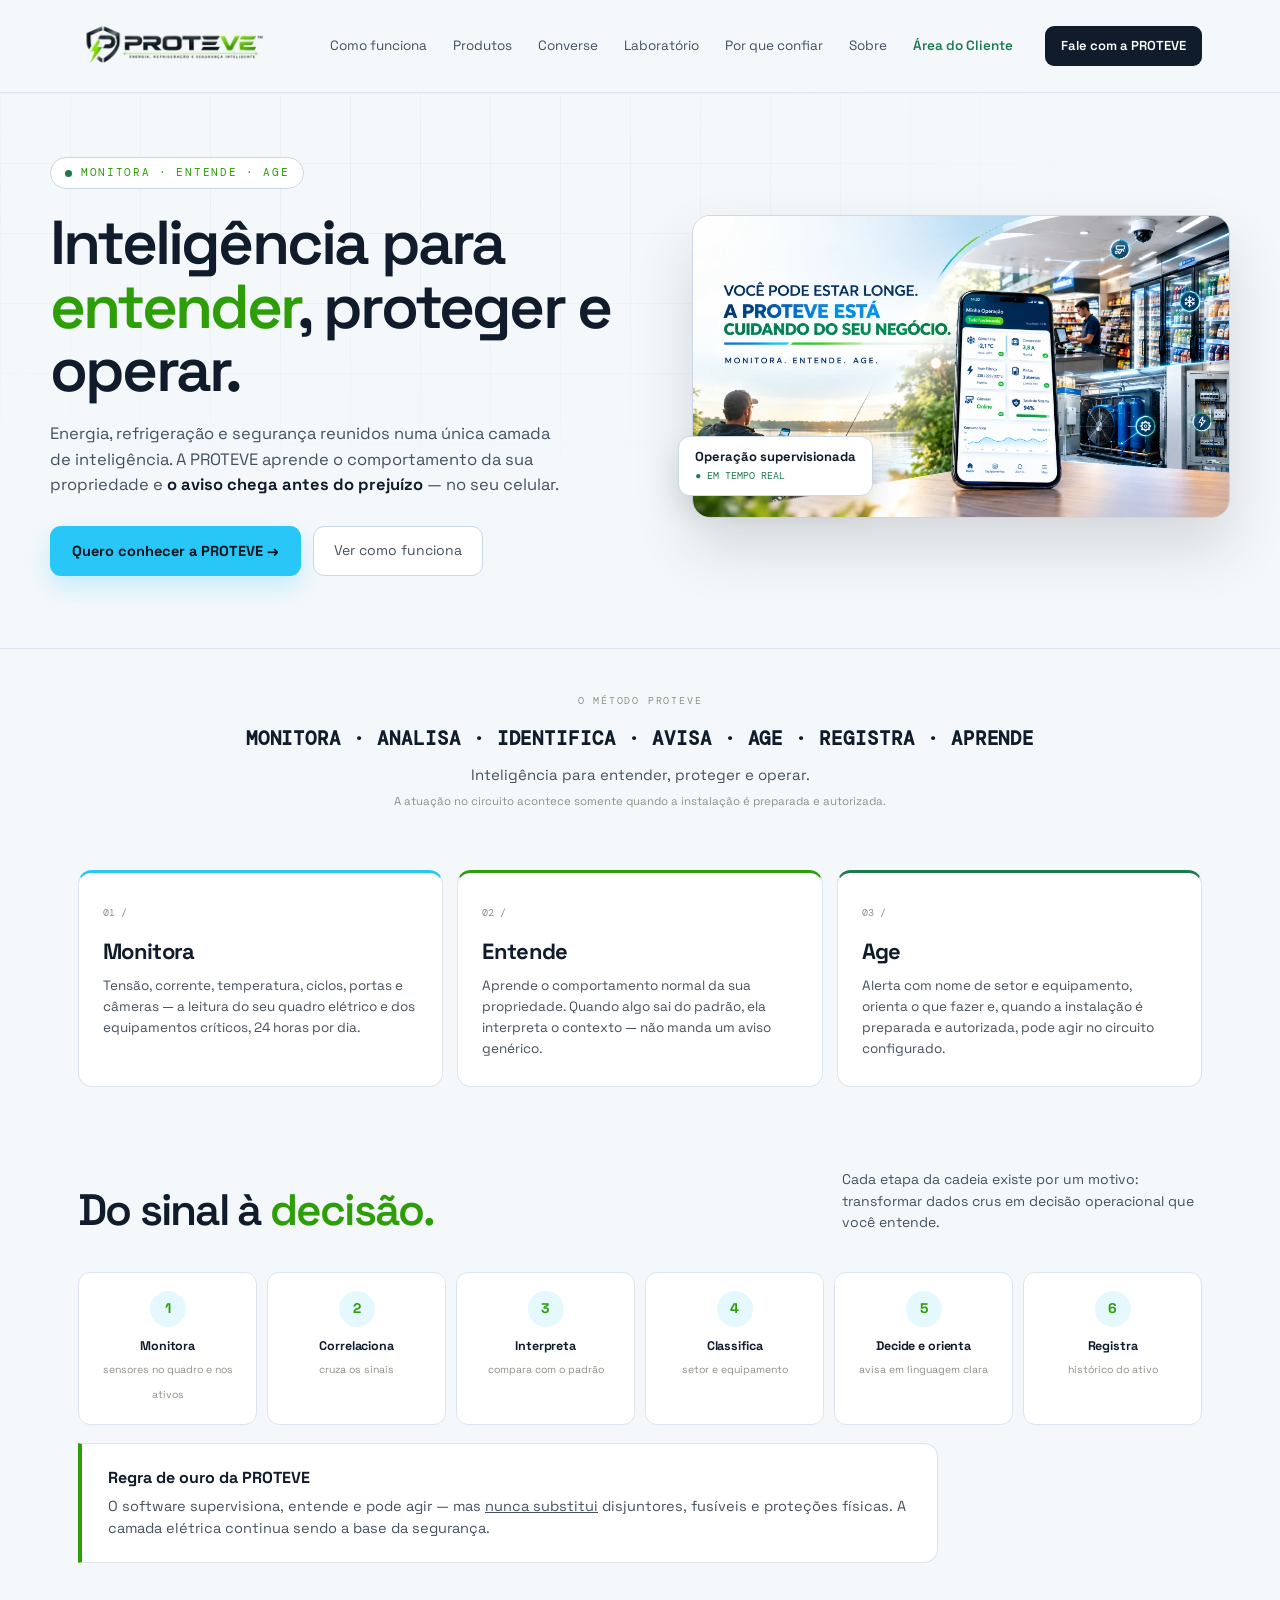
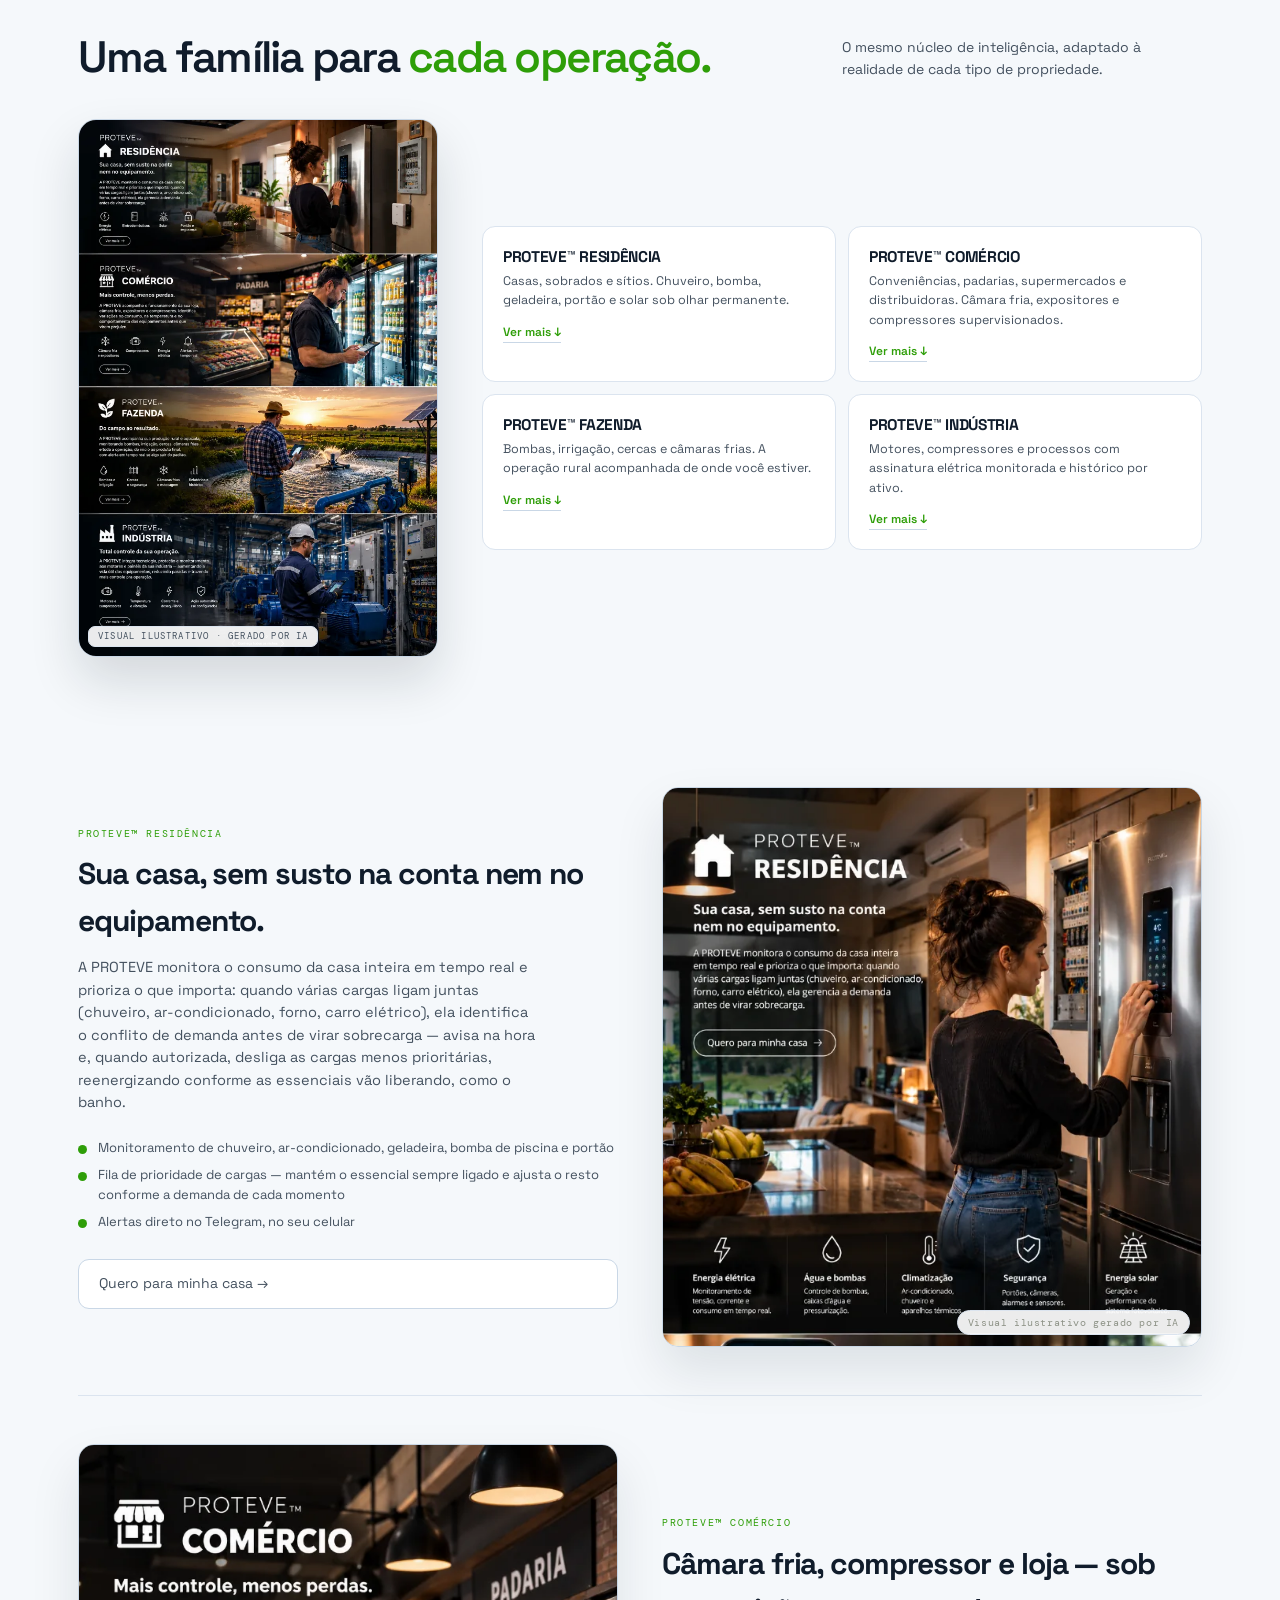
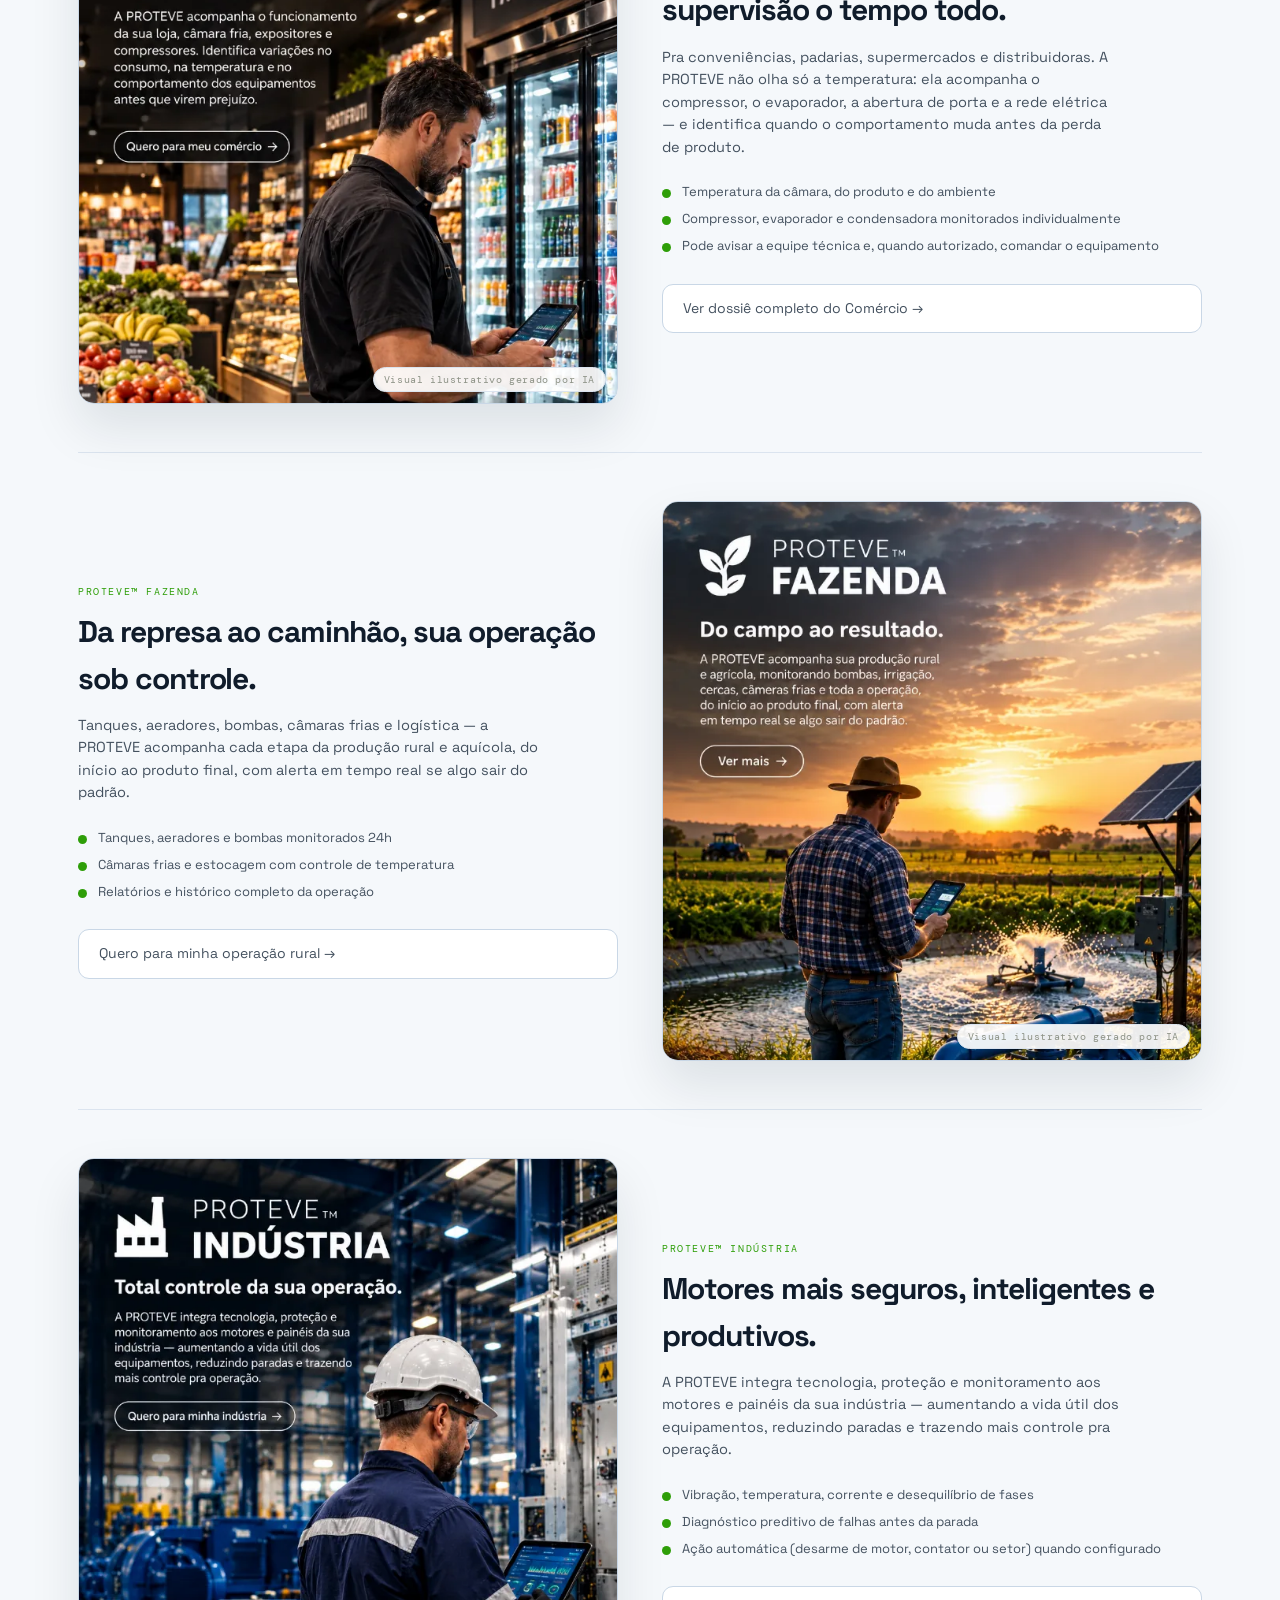
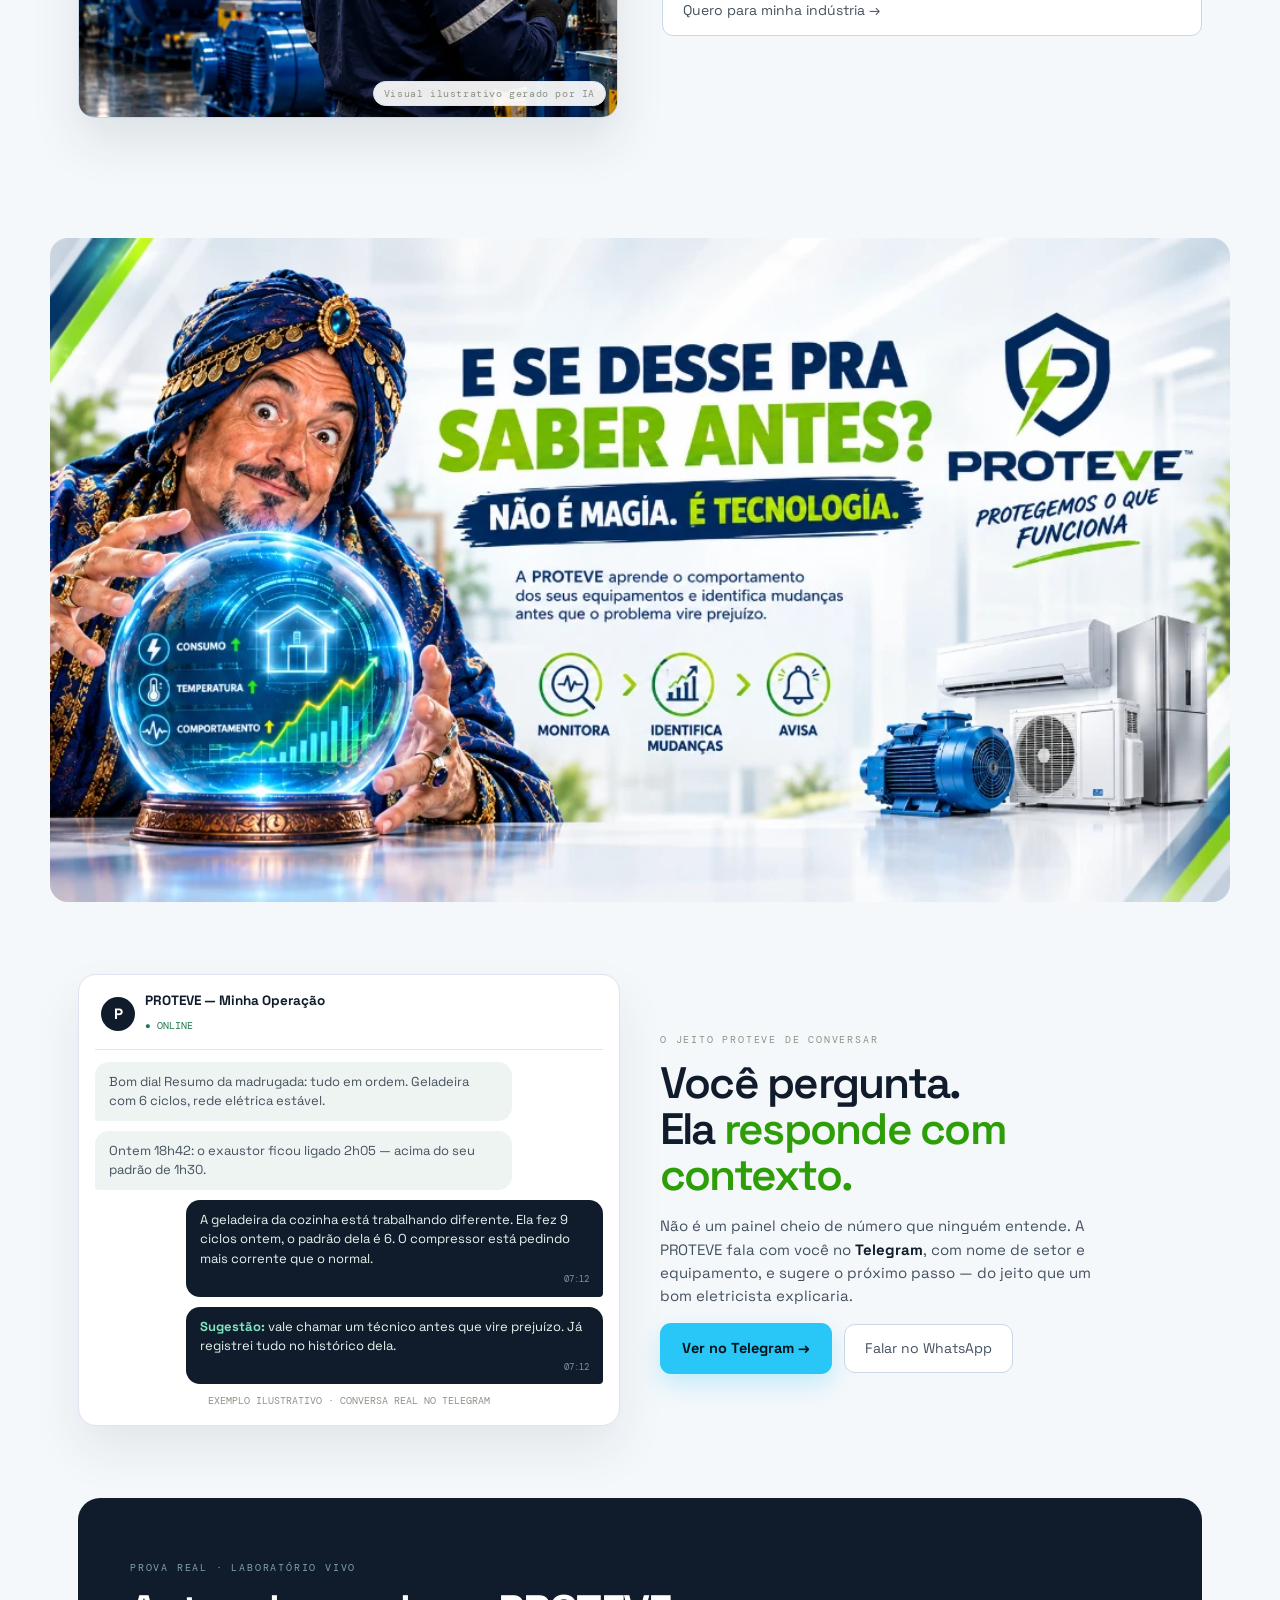
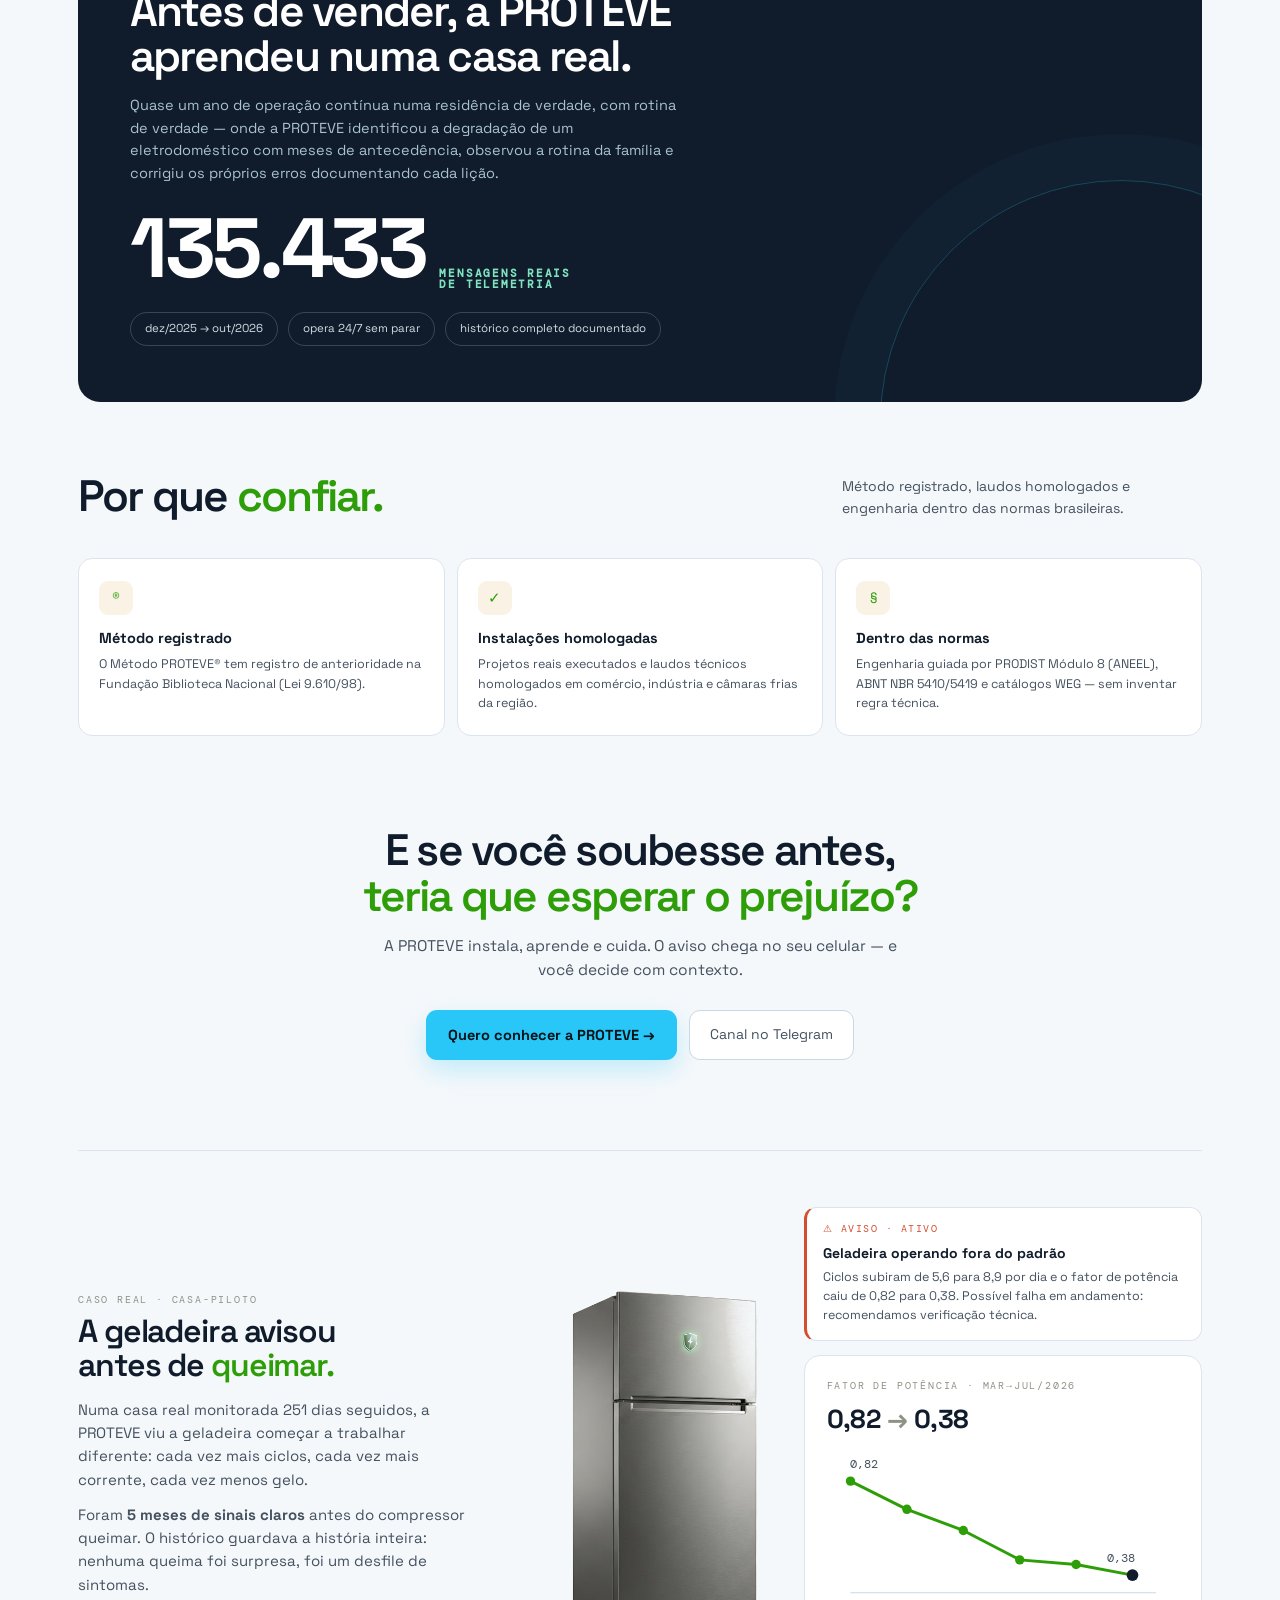
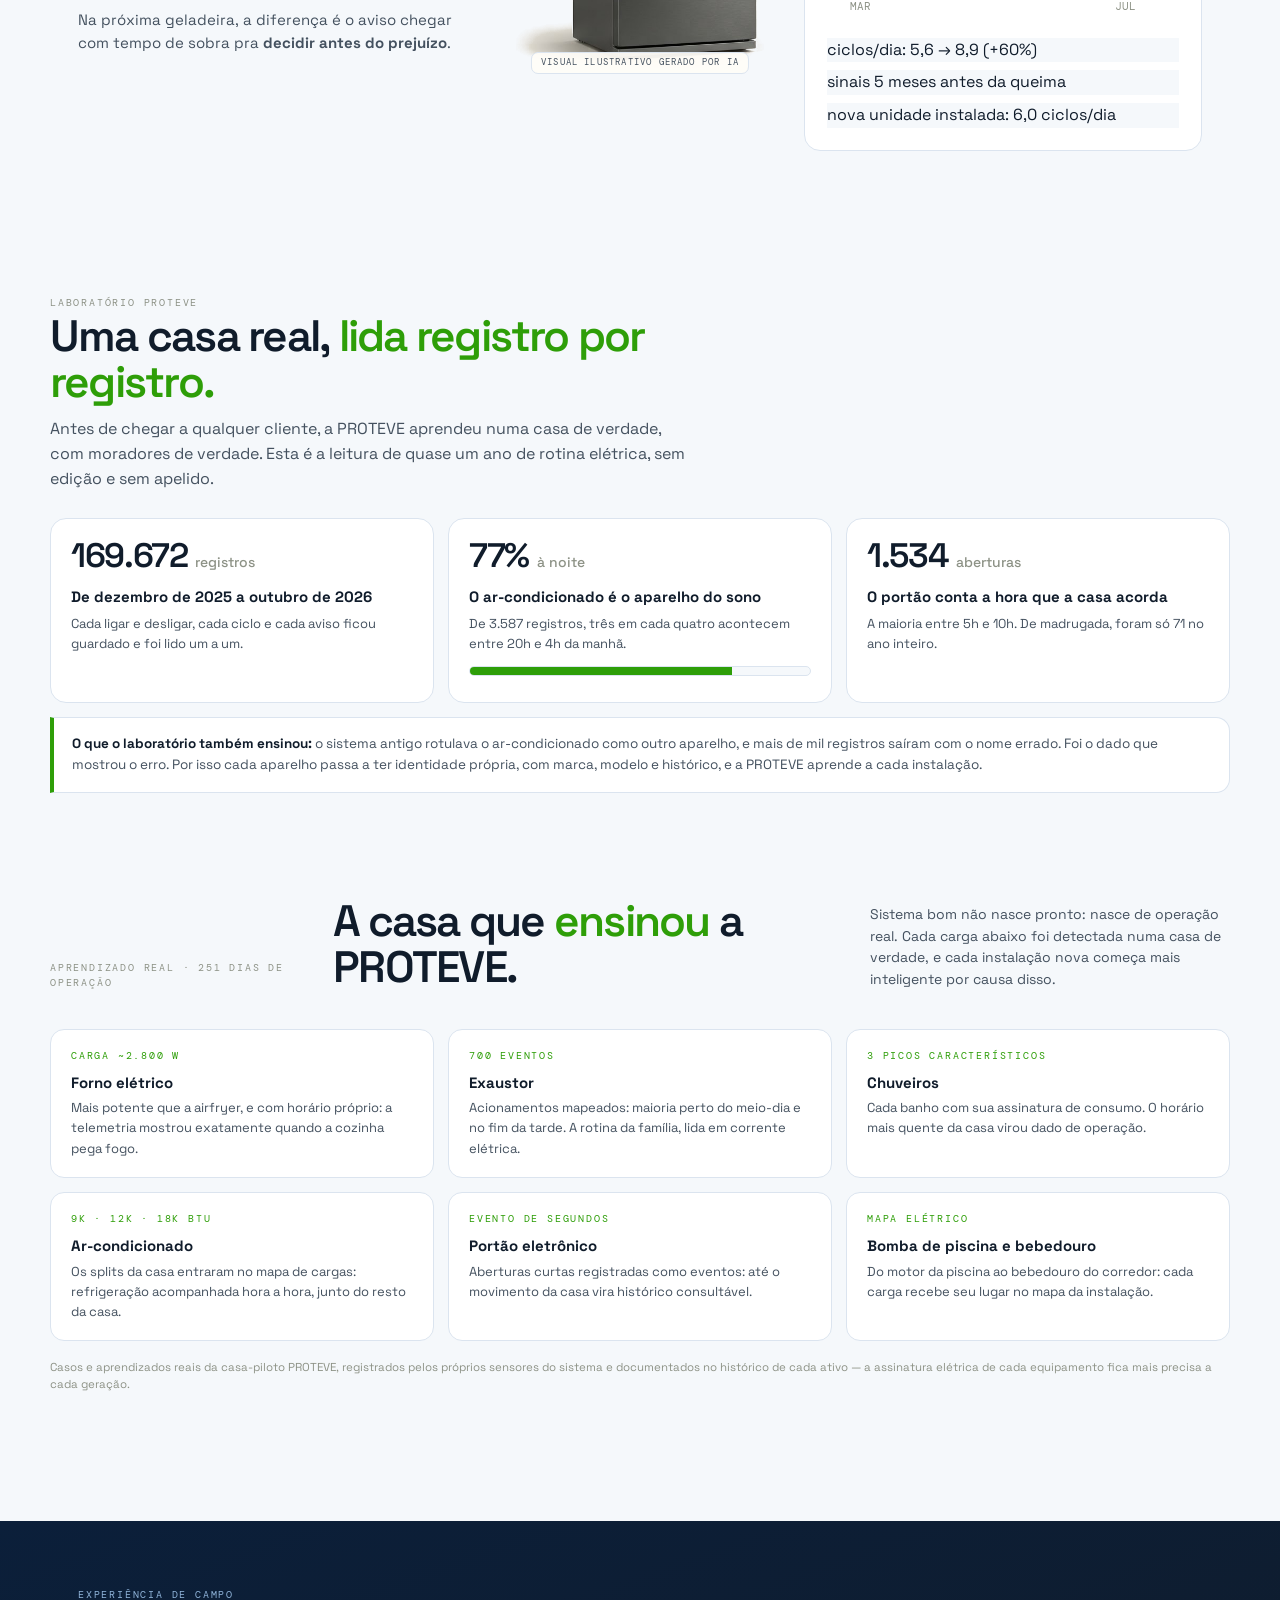
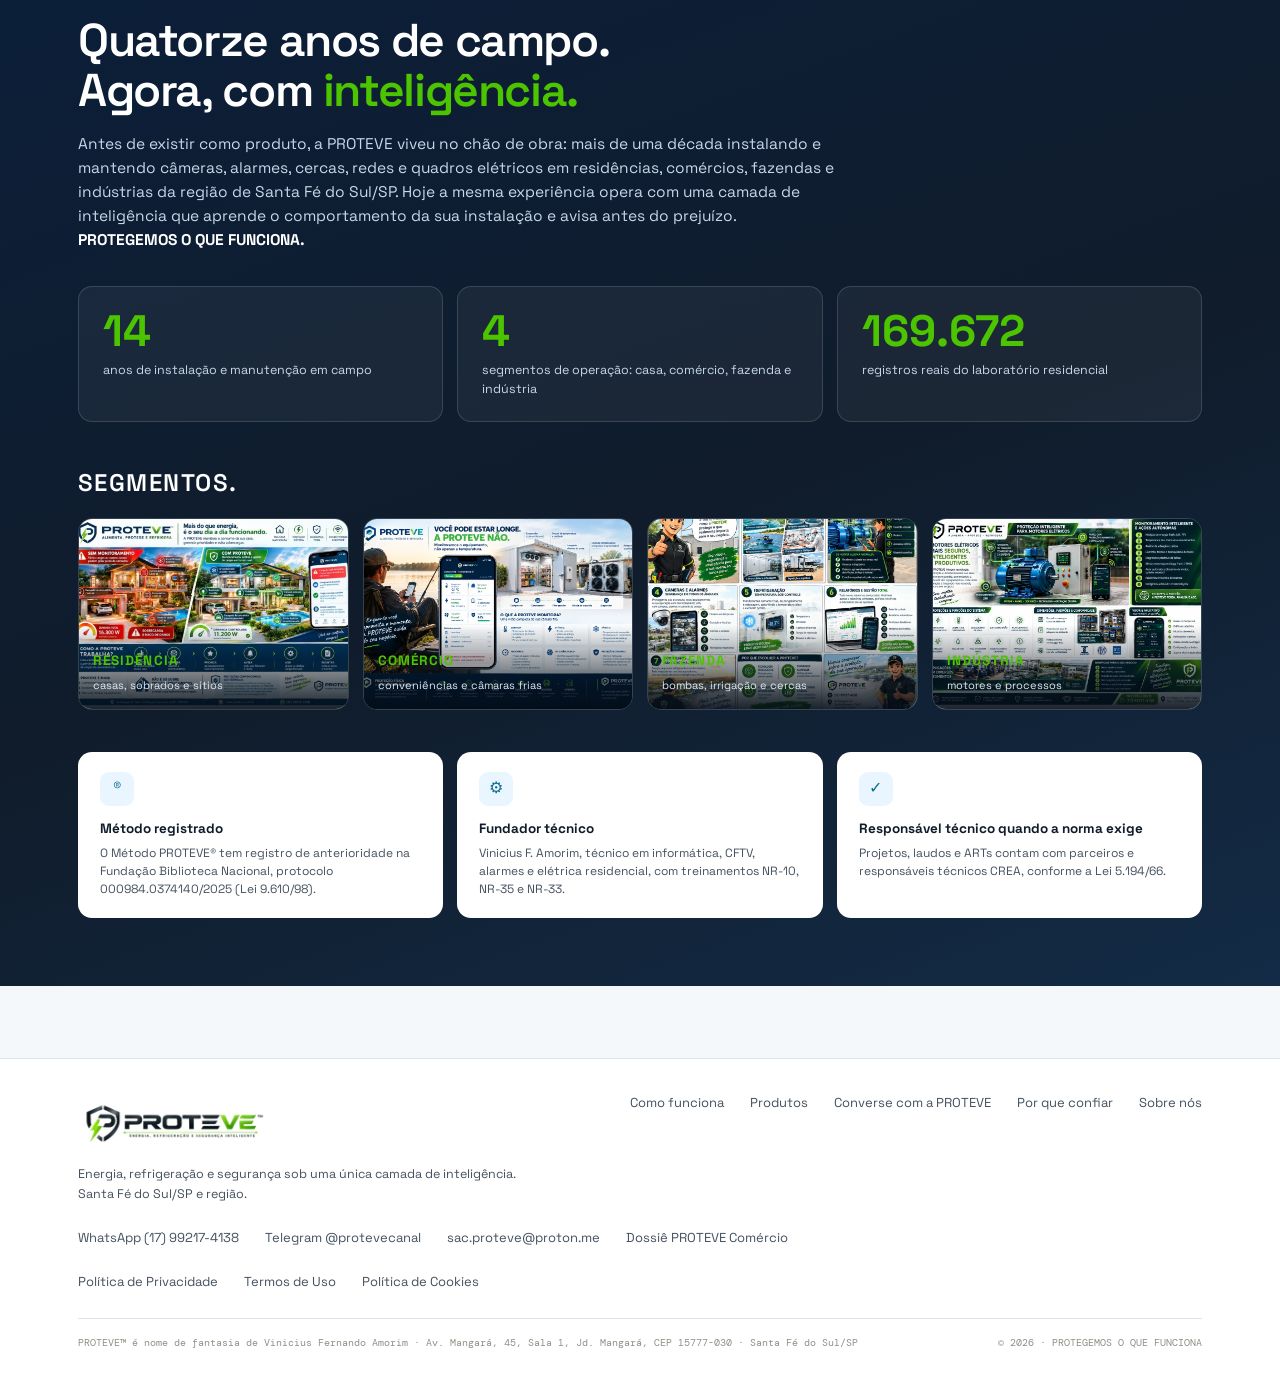
<file: index.html>
<!DOCTYPE html>
<html lang="pt-BR">
<head>
<meta charset="UTF-8">
<meta name="viewport" content="width=device-width, initial-scale=1.0">
<title>PROTEVE — Inteligência para entender, proteger e operar</title>
<meta name="description" content="A PROTEVE é uma camada de inteligência que monitora energia, refrigeração e segurança da sua propriedade. O aviso chega no seu Telegram antes do prejuízo. Casa, comércio, fazenda e indústria em Santa Fé do Sul/SP e região.">
<link rel="icon" type="image/png" sizes="32x32" href="./img/favicon-32.png">
<link rel="icon" type="image/png" href="./img/favicon.png">
<link rel="apple-touch-icon" href="./img/favicon-180.png">
<link rel="canonical" href="https://www.proteve.com.br/">
<meta name="geo.region" content="BR-SP">
<meta name="geo.placename" content="Santa Fé do Sul">
<meta name="ICBM" content="-20.2090, -50.9270">
<meta property="og:type" content="website">
<meta property="og:locale" content="pt_BR">
<meta property="og:url" content="https://www.proteve.com.br/">
<meta property="og:title" content="PROTEVE — Inteligência para entender, proteger e operar">
<meta property="og:description" content="A PROTEVE é uma camada de inteligência que monitora energia, refrigeração e segurança da sua propriedade. O aviso chega no seu Telegram antes do prejuízo. Casa, comércio, fazenda e indústria em Santa Fé do Sul/SP e região.">
<meta property="og:image" content="https://www.proteve.com.br/img/og-cover.jpg">
<meta property="og:image:width" content="1200">
<meta property="og:image:height" content="630">
<meta property="og:site_name" content="PROTEVE">
<meta name="twitter:card" content="summary_large_image">
<meta name="twitter:title" content="PROTEVE — Inteligência para entender, proteger e operar">
<meta name="twitter:description" content="A PROTEVE é uma camada de inteligência que monitora energia, refrigeração e segurança da sua propriedade. O aviso chega no seu Telegram antes do prejuízo. Casa, comércio, fazenda e indústria em Santa Fé do Sul/SP e região.">
<meta name="twitter:image" content="https://www.proteve.com.br/img/og-cover.jpg">
<script type="application/ld+json">
{
  "@context": "https://schema.org",
  "@type": "LocalBusiness",
  "name": "PROTEVE",
  "slogan": "PROTEGEMOS O QUE FUNCIONA",
  "description": "Inteligência operacional para energia, refrigeração e segurança. Monitoramento elétrico e de equipamentos com avisos no Telegram antes do prejuízo.",
  "url": "https://www.proteve.com.br/",
  "logo": "https://www.proteve.com.br/img/proteve-logo-novo.png",
  "image": "https://www.proteve.com.br/img/og-cover.jpg",
  "telephone": "+55-17-99217-4138",
  "email": "sac.proteve@proton.me",
  "priceRange": "$",
  "address": {
    "@type": "PostalAddress",
    "streetAddress": "Av. Mangará, 45, Sala 1, Jd. Mangará",
    "addressLocality": "Santa Fé do Sul",
    "addressRegion": "SP",
    "postalCode": "15777-030",
    "addressCountry": "BR"
  },
  "areaServed": "Santa Fé do Sul/SP e região",
  "knowsLanguage": "pt-BR",
  "sameAs": ["https://t.me/protevecanal"]
}
</script>

<style>
@import url('https://fonts.googleapis.com/css2?family=Space+Grotesk:wght@400;500;600;700&family=DM+Mono:wght@400;500&display=swap');
:root{
--paper:#f5f8fb;--card:#ffffff;--line:#dbe4ef;--line2:#c9d7e6;
--ink:#101c2b;--ink2:#44515f;--ink3:#8d9286;
--blue:#28c7f7;--navy:#101c2b;--amber:#2e9e08;--green:#1d7a4f;--cyan-deep:#0d6e8f;--bronze:#2e9e08;
--mono:'DM Mono',monospace;
--max:1180px;
}
*{margin:0;padding:0;box-sizing:border-box}
html{scroll-behavior:smooth}
body{font-family:'Space Grotesk',sans-serif;background:var(--paper);color:var(--ink);line-height:1.55;-webkit-font-smoothing:antialiased}
a{color:inherit;text-decoration:none}
.wrap{max-width:var(--max);margin:0 auto;padding:0 28px}
.mono{font-family:var(--mono)}
.label{font-family:var(--mono);font-size:10px;letter-spacing:.18em;text-transform:uppercase;color:var(--ink3)}

/* ===== header ===== */
header{position:sticky;top:0;z-index:50;background:rgba(245,248,251,.92);backdrop-filter:blur(10px);border-bottom:1px solid var(--line)}
.bar{display:flex;align-items:center;gap:32px;height:92px}
.logo{display:flex;align-items:center}
.logo-img{height:64px;display:block}
.logo-img.light{height:30px}
nav{display:flex;gap:26px;margin-left:auto;font-size:13.5px;color:var(--ink2)}
nav a:hover{color:var(--ink)}
.wa-btn{display:inline-flex;align-items:center;gap:8px;background:var(--navy);color:#fff;border-radius:9px;padding:10px 16px;font-size:13px;font-weight:600}
.wa-btn:hover{background:#1c2b36}
.burger{display:none;margin-left:auto;background:none;border:0;color:var(--ink);font-size:22px;cursor:pointer}
.mnav{display:none;border-top:1px solid var(--line);background:var(--card);padding:14px 28px 18px;flex-direction:column;gap:12px;font-size:15px}
.mnav a.on{color:var(--bronze);font-weight:600}


/* ===== fases ===== */
.fases-strip{padding:38px 0 8px;text-align:center}
.fases-line{font-family:var(--mono);font-weight:600;font-size:clamp(12.5px,1.9vw,19px);letter-spacing:.05em;color:var(--ink);margin:12px 0 10px}
.fases-line em{font-style:normal;color:var(--bronze)}
.fases-tag{font-size:15px;color:var(--ink2);margin:0 0 6px}
.fases-tag small{display:block;font-size:11.5px;color:var(--ink3);margin-top:6px}

/* ===== hero ===== */
.hero{position:relative;overflow:hidden;border-bottom:1px solid var(--line)}
.hero-grid-bg{position:absolute;inset:0;opacity:.5;background-image:linear-gradient(var(--line) 1px,transparent 1px),linear-gradient(90deg,var(--line) 1px,transparent 1px);background-size:70px 70px;mask-image:radial-gradient(ellipse 90% 80% at 30% 20%,black,transparent 75%)}
.hero-in{position:relative;display:grid;grid-template-columns:1.05fr .95fr;gap:48px;padding:64px 0 72px;align-items:center}
.kicker{display:inline-flex;align-items:center;gap:9px;font-family:var(--mono);font-size:10.5px;letter-spacing:.16em;color:var(--bronze);border:1px solid var(--line2);border-radius:999px;padding:7px 14px;background:var(--card);margin-bottom:22px}
.kicker .dot{width:7px;height:7px;border-radius:50%;background:var(--green);animation:pulse 2.2s infinite}
@keyframes pulse{0%,100%{box-shadow:0 0 0 0 rgba(29,122,79,.35)}50%{box-shadow:0 0 0 7px rgba(29,122,79,0)}}
h1{font-size:clamp(38px,5.2vw,62px);font-weight:600;letter-spacing:-.045em;line-height:1.02;margin-bottom:20px}
h1 em{font-style:normal;color:var(--bronze)}
.hero-sub{font-size:16.5px;color:var(--ink2);max-width:520px;margin-bottom:28px}
.hero-sub b{color:var(--ink)}
.ctas{display:flex;gap:12px;flex-wrap:wrap;align-items:center}
.btn-p{display:inline-flex;align-items:center;gap:9px;background:var(--blue);color:#07131a;font-weight:700;border-radius:11px;padding:14px 22px;font-size:14.5px;box-shadow:0 10px 24px rgba(40,199,247,.25)}
.btn-p:hover{background:#61dbff}
.btn-o{display:inline-flex;align-items:center;gap:8px;border:1px solid var(--line2);border-radius:11px;padding:13px 20px;font-size:14px;color:var(--ink2);background:var(--card)}
.btn-o:hover{border-color:var(--ink3);color:var(--ink)}
.hero-img{position:relative}
.hero-img img{width:100%;border-radius:18px;border:1px solid var(--line2);box-shadow:0 30px 60px rgba(14,27,36,.14);display:block}
.hero-img .stamp{position:absolute;left:-14px;bottom:22px;background:var(--card);border:1px solid var(--line2);border-radius:12px;padding:10px 16px;font-size:11.5px;box-shadow:0 12px 30px rgba(14,27,36,.12)}
.hero-img .stamp b{display:block;font-size:13px}
.hero-img .stamp span{color:var(--green);font-family:var(--mono);font-size:10px}

/* ===== pillars ===== */
.pillars{display:grid;grid-template-columns:repeat(3,1fr);gap:14px;padding:46px 0 10px}
.pl{background:var(--card);border:1px solid var(--line);border-top:3px solid var(--blue);border-radius:14px;padding:26px 24px}
.pl:nth-child(2){border-top-color:var(--amber)}
.pl:nth-child(3){border-top-color:var(--green)}
.pl .n{font-family:var(--mono);font-size:10px;color:var(--ink3)}
.pl h3{font-size:22px;letter-spacing:-.03em;margin:10px 0 8px}
.pl p{font-size:13.5px;color:var(--ink2)}

/* ===== sections ===== */
section{padding:72px 0}
.shead{display:flex;align-items:flex-end;justify-content:space-between;gap:24px;margin-bottom:38px}
h2{font-size:clamp(30px,3.6vw,44px);font-weight:600;letter-spacing:-.04em;line-height:1.04}
h2 span{color:var(--bronze)}
.shead p{max-width:360px;font-size:14px;color:var(--ink2)}

/* pipeline */
.pipe{display:grid;grid-template-columns:repeat(6,1fr);gap:10px}
.pstep{background:var(--card);border:1px solid var(--line);border-radius:12px;padding:18px 14px;text-align:center;position:relative}
.pstep .c{width:36px;height:36px;border-radius:50%;display:grid;place-items:center;margin:0 auto 10px;background:rgba(40,199,247,.12);color:var(--bronze);font-weight:700;font-size:14px}
.pstep b{font-size:12.5px;display:block;letter-spacing:-.01em}
.pstep i{font-style:normal;font-size:10.5px;color:var(--ink3)}

/* products */
.prods{display:grid;grid-template-columns:repeat(4,1fr);gap:12px}
.pr{background:var(--card);border:1px solid var(--line);border-radius:14px;padding:24px 20px;transition:transform .18s ease,box-shadow .18s ease}
.pr:hover{transform:translateY(-5px);box-shadow:0 22px 40px rgba(14,27,36,.09)}
.pr .tag{font-family:var(--mono);font-size:9.5px;letter-spacing:.15em;color:var(--bronze)}
.pr h3{font-size:19px;letter-spacing:-.03em;margin:8px 0 8px}
.pr p{font-size:12.5px;color:var(--ink2);margin-bottom:14px}
.pr .lnk{font-size:12px;font-weight:600;color:var(--ink);border-bottom:1px solid var(--line2);padding-bottom:2px}
.pr:hover .lnk{border-color:var(--blue)}

/* chat demo */
.chatwrap{display:grid;grid-template-columns:1fr 1fr;gap:40px;align-items:center}
.chatbox{background:var(--card);border:1px solid var(--line);border-radius:18px;padding:16px;box-shadow:0 24px 50px rgba(14,27,36,.08)}
.chat-head{display:flex;align-items:center;gap:10px;padding:0 6px 12px;border-bottom:1px solid var(--line);margin-bottom:12px}
.chat-head .av{width:34px;height:34px;border-radius:50%;background:var(--navy);color:#fff;display:grid;place-items:center;font-size:15px;font-weight:700}
.chat-head b{font-size:13.5px;display:block}
.chat-head small{font-family:var(--mono);font-size:9.5px;color:var(--green)}
.msg{max-width:82%;border-radius:14px;padding:10px 14px;font-size:13px;margin-bottom:10px;line-height:1.5}
.msg.in{background:#eef4f2;color:var(--ink2);border-bottom-left-radius:4px}
.msg.pv{background:var(--navy);color:#e8f2ef;border-bottom-right-radius:4px;margin-left:auto}
.msg.pv b{color:#7fe3c0}
.msg .t{display:block;font-family:var(--mono);font-size:9px;color:var(--ink3);margin-top:5px;text-align:right}
.msg.pv .t{color:#7f95a0}
.chat-note{font-family:var(--mono);font-size:9.5px;color:var(--ink3);text-align:center;margin-top:4px}
.chatcopy p{font-size:15px;color:var(--ink2);margin-bottom:16px;max-width:440px}
.chatcopy p b{color:var(--ink)}

/* casa viva */
.viva{background:var(--navy);color:#fff;border-radius:22px;padding:56px 52px;position:relative;overflow:hidden}
.viva:after{content:'';position:absolute;width:480px;height:480px;border-radius:50%;right:-160px;bottom:-260px;border:1px solid rgba(40,199,247,.25);box-shadow:0 0 0 46px rgba(40,199,247,.03)}
.viva .label{color:#7fa2b1}
.viva h2{color:#fff;margin:10px 0 14px}
.viva h2 span{color:#7fa2b1}
.viva p{color:#a9c2cc;max-width:560px;font-size:14.5px}
.big-count{font-size:clamp(52px,7vw,84px);font-weight:700;letter-spacing:-.04em;line-height:1;color:#fff;margin:22px 0 6px;display:flex;align-items:baseline;gap:14px}
.big-count small{font-family:var(--mono);font-size:11px;letter-spacing:.16em;color:#7fe3c0;text-transform:uppercase}
.viva .chips{display:flex;gap:10px;flex-wrap:wrap;margin-top:22px}
.viva .chip{border:1px solid rgba(255,255,255,.18);border-radius:999px;padding:7px 14px;font-size:11.5px;color:#cfe0e7}

/* trust */
.trust{display:grid;grid-template-columns:repeat(3,1fr);gap:12px}
.tr{background:var(--card);border:1px solid var(--line);border-radius:14px;padding:22px 20px}
.tr .ic{width:34px;height:34px;border-radius:9px;background:rgba(201,150,46,.12);color:var(--bronze);display:grid;place-items:center;font-size:15px;margin-bottom:12px}
.tr b{font-size:14.5px;display:block;margin-bottom:6px}
.tr p{font-size:12.5px;color:var(--ink2)}

/* golden rule band */
.golden{border:1px solid var(--line);border-left:4px solid var(--amber);background:var(--card);border-radius:0 14px 14px 0;padding:22px 26px;font-size:14.5px;max-width:860px;margin-top:18px}
.golden b{display:block;margin-bottom:4px;font-size:16px}
.golden span{color:var(--ink2)}

/* cta final */
.final{text-align:center;padding:80px 0 90px}
.final h2{margin-bottom:14px}
.final p{color:var(--ink2);max-width:520px;margin:0 auto 28px;font-size:15.5px}
.final .ctas{justify-content:center}

footer{border-top:1px solid var(--line);padding:34px 0;background:var(--card)}
.fgrid{display:flex;justify-content:space-between;gap:24px;flex-wrap:wrap;align-items:flex-start}
footer .info p{font-size:12.5px;color:var(--ink2);margin-top:8px}
footer .links{display:flex;flex-wrap:wrap;gap:14px 26px;font-size:13px;color:var(--ink2)}
footer .links a:hover{color:var(--ink)}
footer .base{margin-top:26px;padding-top:16px;border-top:1px solid var(--line);display:flex;justify-content:space-between;font-family:var(--mono);font-size:10px;color:var(--ink3);flex-wrap:wrap;gap:8px}

/* reveal */

@media (max-width:960px){
.hero-in{grid-template-columns:1fr;gap:34px;padding:48px 0 56px}
nav{display:none}.burger{display:block}
.logo-img{height:42px}
.bar{height:70px}
.mnav.open{display:flex}
.pipe{grid-template-columns:repeat(3,1fr);row-gap:12px}
.prods{grid-template-columns:repeat(2,1fr)}
.chatwrap{grid-template-columns:1fr}
.trust{grid-template-columns:1fr}
.pillars{grid-template-columns:1fr}
.viva{padding:40px 26px}
}
@media (max-width:560px){
.prods{grid-template-columns:1fr}
.pipe{grid-template-columns:repeat(2,1fr)}
h1{font-size:34px}
}

/* product card thumb */
.pr{overflow:hidden;padding:0}
.pr .thumb{width:100%;height:140px;overflow:hidden;background:var(--paper)}
.pr .thumb img{width:100%;height:100%;object-fit:cover;display:block;transition:transform .3s ease}
.pr:hover .thumb img{transform:scale(1.06)}
.pr .prbody{padding:18px 18px 20px}

/* deep-dive por produto */
.deep{display:grid;grid-template-columns:1fr 1fr;gap:46px;align-items:center;padding:54px 0;border-top:1px solid var(--line)}
.deep:first-of-type{border-top:none}
.deep.rev .dcopy{order:2}
.deep.rev .dimg{order:1}
.dimg img{width:100%;border-radius:16px;border:1px solid var(--line2);box-shadow:0 24px 50px rgba(14,27,36,.1);display:block}
.dimg.two{display:grid;grid-template-columns:1fr 1fr;gap:10px}
.dimg.two img{height:100%;object-fit:cover}
.dcopy .tag{font-family:var(--mono);font-size:10px;letter-spacing:.16em;color:var(--bronze)}
.dcopy h3{font-size:30px;letter-spacing:-.035em;margin:10px 0 12px}
.dcopy p{font-size:14.5px;color:var(--ink2);margin-bottom:10px;max-width:460px}
.dcopy ul{margin:14px 0 20px;padding:0;list-style:none}
.dcopy li{font-size:13px;color:var(--ink2);padding-left:20px;position:relative;margin-bottom:7px}
.dcopy li:before{content:'';position:absolute;left:0;top:7px;width:9px;height:9px;border-radius:50%;background:var(--bronze)}


/* ajuste de espacamento: foto e texto na mesma altura, sem vazio */
.deep{align-items:stretch;gap:44px;padding:48px 0}
.deep .dcopy{display:flex;flex-direction:column;justify-content:center}
.dimg{position:relative}
.dimg.tall img{width:100%;height:100%;max-height:560px;object-fit:cover;object-position:center top}
.aicap{position:absolute;right:12px;bottom:12px;background:rgba(255,255,255,.92);color:var(--ink3);font:10px var(--mono);letter-spacing:.06em;padding:5px 10px;border-radius:99px;border:1px solid var(--line)}
.dimgcap{display:none}


/* laboratorio */
.lab{padding:10px 0 20px}
.labhead{max-width:640px;margin-bottom:26px}
.labgrid{display:grid;grid-template-columns:repeat(3,1fr);gap:14px}
.labc{background:var(--card);border:1px solid var(--line);border-radius:16px;padding:20px}
.labc .big{font-size:34px;font-weight:600;letter-spacing:-.04em;line-height:1;color:var(--ink)}
.labc .big small{font-size:14px;color:var(--ink3);font-weight:500;letter-spacing:0}
.labc h3{font-size:15px;margin:12px 0 6px}
.labc p{font-size:13px;color:var(--ink2);margin:0}
.labbar{display:flex;height:10px;border-radius:99px;overflow:hidden;background:var(--paper);border:1px solid var(--line);margin:12px 0 6px}
.labbar i{display:block;background:var(--bronze)}
.labtruth{margin-top:14px;background:var(--card);border:1px solid var(--line);border-left:4px solid var(--amber);border-radius:0 14px 14px 0;padding:16px 18px;font-size:13.5px;color:var(--ink2)}
.labtruth b{color:var(--ink)}
@media (max-width:960px){.labgrid{grid-template-columns:1fr}}

/* banner vidente full width */
.vidente-banner{padding:0}
.vidente-banner img{width:100%;display:block;border-radius:18px}

@media (max-width:960px){
.deep,.deep.rev .dcopy,.deep.rev .dimg{grid-template-columns:1fr!important;order:0!important}
.deep{gap:22px;padding:40px 0}
.dimg.two{grid-template-columns:1fr}
}

/* sobre */
.sobre{display:grid;grid-template-columns:1.15fr 1fr;gap:46px;align-items:start;padding:56px 0;border-top:1px solid var(--line)}
.sobcopy .label{display:block;margin-bottom:8px}
.sobcopy h2{font-size:32px;letter-spacing:-.035em;margin-bottom:14px}
.sobcopy p{font-size:15px;color:var(--ink2);margin-bottom:12px;max-width:520px}
.sobpts{display:grid;gap:12px}
.sobpt{background:var(--card);border:1px solid var(--line);border-radius:14px;padding:16px 18px;display:flex;gap:14px;align-items:flex-start}
.sobpt .ic{flex:0 0 34px;height:34px;border-radius:9px;background:var(--paper);border:1px solid var(--line);display:grid;place-items:center;font-size:15px}
.sobpt b{display:block;font-size:14.5px;margin-bottom:2px}
.sobpt p{font-size:13px;color:var(--ink2);margin:0}
@media (max-width:960px){.sobre{grid-template-columns:1fr;gap:24px;padding:40px 0}}

/* caso geladeira */
.caso{display:grid;grid-template-columns:1fr .62fr 1fr;gap:40px;align-items:center;padding:56px 0;border-top:1px solid var(--line)}
.casocopy .label{display:block;margin-bottom:8px}
.casocopy h2{font-size:32px;letter-spacing:-.035em;margin-bottom:16px}
.casocopy p{font-size:15px;color:var(--ink2);margin-bottom:12px;max-width:540px}
.fpcard{background:var(--card);border:1px solid var(--line);border-radius:16px;padding:22px}
.casoimg{position:relative;display:flex;align-items:center;justify-content:center}
.casoimg img{width:100%;max-width:270px;display:block}
.casoimg .ilus{position:absolute;bottom:-6px;left:50%;transform:translateX(-50%);white-space:nowrap;background:rgba(255,253,248,.94);border:1px solid var(--line);border-radius:7px;padding:3px 9px;font-family:var(--mono);font-size:8.5px;letter-spacing:.14em;color:var(--ink2)}
.alerta{background:var(--card);border:1px solid var(--line);border-left:3px solid #d54d2f;border-radius:12px;padding:14px 16px;margin-bottom:14px}
.alerta .al{display:flex;align-items:center;gap:7px;font-family:var(--mono);font-size:9.5px;letter-spacing:.16em;color:#d54d2f;margin-bottom:6px}
.alerta b{font-size:14px;display:block;margin-bottom:3px}
.alerta p{font-size:12.5px;color:var(--ink2);margin:0}
.fpcard .label{display:block;margin-bottom:6px}
.fpbig{font-size:26px;font-weight:700;letter-spacing:-.02em}
.fpbig small{font-size:13px;color:var(--ink3);font-weight:400}
.fpnotes{margin-top:14px;display:grid;gap:8px}
.fpnotes .chip{background:var(--paper)}
.casonote{font-size:11.5px;color:var(--ink3);margin-top:18px;line-height:1.5}
/* casa que ensinou */
.ens{padding:14px 0 56px}
.ensgrid{display:grid;grid-template-columns:repeat(3,1fr);gap:14px;margin-top:22px}
.enst{background:var(--card);border:1px solid var(--line);border-radius:14px;padding:18px 20px}
.enst .label{display:block;margin-bottom:8px;color:var(--bronze)}
.enst b{font-size:15px;display:block;margin-bottom:4px}
.enst p{font-size:13px;color:var(--ink2);margin:0}
@media (max-width:960px){.caso{grid-template-columns:1fr;gap:26px;padding:40px 0}.casoimg img{max-width:190px}.ensgrid{grid-template-columns:1fr}}

/* entrada nichos */
.prodintro{display:grid;grid-template-columns:360px 1fr;gap:44px;align-items:center;margin-top:26px}
.prodimg{position:relative}
.prodimg img{width:100%;display:block;border-radius:18px;border:1px solid var(--line2);box-shadow:0 24px 50px rgba(14,27,36,.14)}
.prodimg .ilus{position:absolute;bottom:10px;left:10px;background:rgba(255,255,255,.92);border:1px solid var(--line);border-radius:7px;padding:3px 9px;font-family:var(--mono);font-size:8.5px;letter-spacing:.14em;color:var(--ink2)}
.prodnav{display:grid;grid-template-columns:1fr 1fr;gap:12px}
.prn{background:var(--card);border:1px solid var(--line);border-radius:13px;padding:18px 20px;transition:transform .18s ease,box-shadow .18s ease;display:block}
.prn:hover{transform:translateY(-3px);box-shadow:0 14px 34px rgba(14,27,36,.09)}
.prn b{display:block;font-size:15.5px;letter-spacing:-.02em;margin-bottom:3px}
.prn p{font-size:12.5px;color:var(--ink2);margin-bottom:8px}
.prn .lnk{font-size:12px;font-weight:600;color:var(--bronze);border-bottom:1px solid var(--line2);padding-bottom:2px}
@media (max-width:960px){.prodintro{grid-template-columns:1fr;gap:24px}.prodnav{grid-template-columns:1fr}}
/* ficha de nicho alta */
.dimg.tall img{aspect-ratio:2/3;object-fit:cover;object-position:top}
.dimgcap{font-size:10.5px;color:var(--ink3);margin-top:8px;text-align:center}
/* ===== experiencia de campo ===== */
.exp-band{background:linear-gradient(160deg,#0b1f3a 0%,#101c2b 55%,#132b46 100%);padding:60px 0 68px}
.exp-head .label{color:#8fb3d9}
.exp-title{color:#fff;font-size:clamp(30px,4vw,46px);font-weight:600;letter-spacing:-.03em;line-height:1.08;margin:10px 0 16px}
.exp-title span{color:#4cc400}
.exp-sub{color:#c7d7e8;max-width:760px;font-size:15.5px;margin-bottom:34px}
.exp-sub b{color:#fff}
.exp-stats{display:grid;grid-template-columns:repeat(3,1fr);gap:14px;margin-bottom:42px}
.exp-stat{background:rgba(255,255,255,.05);border:1px solid rgba(255,255,255,.14);border-radius:14px;padding:22px 24px}
.exp-stat b{display:block;font-size:44px;font-weight:700;color:#4cc400;line-height:1;font-family:'Space Grotesk',sans-serif}
.exp-stat span{color:#c7d7e8;font-size:12.5px;display:block;margin-top:8px}
.exp-h3{color:#fff;font-size:24px;letter-spacing:.06em;margin-bottom:16px;font-weight:600}
.exp-segs{display:grid;grid-template-columns:repeat(4,1fr);gap:14px;margin-bottom:42px}
.exp-seg{position:relative;border-radius:14px;overflow:hidden;border:1px solid rgba(255,255,255,.16)}
.exp-seg img{width:100%;height:190px;object-fit:cover;display:block}
.exp-seg .ovl{position:absolute;inset:auto 0 0 0;background:linear-gradient(transparent,rgba(4,12,22,.9));padding:26px 14px 12px}
.exp-seg .ovl b{color:#4cc400;font-size:13.5px;letter-spacing:.08em;display:block}
.exp-seg .ovl span{color:#dce8f4;font-size:11px}
.exp-pts{display:grid;grid-template-columns:repeat(3,1fr);gap:14px}
.exp-pt{background:#fff;border-radius:14px;padding:20px 22px}
.exp-pt .ic{width:34px;height:34px;border-radius:9px;background:#eaf6ff;color:#0d6e8f;display:grid;place-items:center;font-size:16px;margin-bottom:10px}
.exp-pt b{font-size:13.5px}
.exp-pt p{font-size:12px;color:var(--ink2);margin-top:4px;line-height:1.5}
@media(max-width:900px){.exp-stats{grid-template-columns:1fr}.exp-segs{grid-template-columns:repeat(2,1fr)}.exp-pts{grid-template-columns:1fr}}
</style>
</head>
<body>

<header>
  <div class="wrap bar">
    <a href="#" class="logo"><img src="./img/proteve-logo-novo.webp" alt="PROTEVE — Energia, Refrigeração e Segurança Inteligente" class="logo-img"></a>
    <nav>
      <a href="#como">Como funciona</a>
      <a href="#produtos">Produtos</a>
      <a href="#converse">Converse</a>
      <a href="#laboratorio">Laboratório</a>
      <a href="#provas">Por que confiar</a>
      <a href="#sobre">Sobre</a>
      <a href="./painel-demo.html" style="color:var(--green);font-weight:600">Área do Cliente</a>
    </nav>
    <a class="wa-btn" href="https://wa.me/5517992174138" target="_blank" rel="noopener">Fale com a PROTEVE</a>
    <button class="burger" id="burger" aria-label="menu">☰</button>
  </div>
  <div class="mnav" id="mnav">
    <a href="#como">Como funciona</a>
    <a href="#produtos">Produtos</a>
    <a href="#converse">Converse com a PROTEVE</a>
    <a href="#laboratorio">Laboratório</a>
    <a href="#provas">Por que confiar</a>
    <a href="#sobre">Sobre</a>
    <a href="https://wa.me/5517992174138">Falar no WhatsApp</a>
      <a href="./painel-demo.html" style="color:var(--green);font-weight:600">Área do Cliente</a>
  </div>
</header>

<!-- HERO -->
<div class="hero">
  <div class="hero-grid-bg"></div>
  <div class="wrap hero-in">
    <div>
      <span class="kicker"><span class="dot"></span>MONITORA · ENTENDE · AGE</span>
      <h1>Inteligência para <em>entender</em>, proteger e operar.</h1>
      <p class="hero-sub">Energia, refrigeração e segurança reunidos numa única camada de inteligência. A PROTEVE aprende o comportamento da sua propriedade e <b>o aviso chega antes do prejuízo</b> — no seu celular.</p>
      <div class="ctas">
        <a class="btn-p" href="https://wa.me/5517992174138?text=Quero%20conhecer%20a%20PROTEVE" target="_blank" rel="noopener">Quero conhecer a PROTEVE →</a>
        <a class="btn-o" href="#como">Ver como funciona</a>
      </div>
    </div>
    <div class="hero-img ">
      <img src="./img/comercio-hero.webp" alt="Enquanto você está longe, a PROTEVE monitora energia, câmeras e refrigeração da sua operação">
      <div class="stamp"><b>Operação supervisionada</b><span>● EM TEMPO REAL</span></div>
    </div>
  </div>
</div>


<!-- FASES PROTEVE -->
<div class="wrap">
  <div class="fases-strip">
    <span class="label">O método PROTEVE</span>
    <p class="fases-line">MONITORA · ANALISA · IDENTIFICA · AVISA · AGE · REGISTRA · APRENDE</p>
    <p class="fases-tag">Inteligência para entender, proteger e operar.<small>A atuação no circuito acontece somente quando a instalação é preparada e autorizada.</small></p>
  </div>
</div>

<!-- PILLARS -->
<div class="wrap">
  <div class="pillars">
    <div class="pl "><span class="n">01 /</span><h3>Monitora</h3><p>Tensão, corrente, temperatura, ciclos, portas e câmeras — a leitura do seu quadro elétrico e dos equipamentos críticos, 24 horas por dia.</p></div>
    <div class="pl "><span class="n">02 /</span><h3>Entende</h3><p>Aprende o comportamento normal da sua propriedade. Quando algo sai do padrão, ela interpreta o contexto — não manda um aviso genérico.</p></div>
    <div class="pl "><span class="n">03 /</span><h3>Age</h3><p>Alerta com nome de setor e equipamento, orienta o que fazer e, quando a instalação é preparada e autorizada, pode agir no circuito configurado.</p></div>
  </div>
</div>

<!-- COMO FUNCIONA -->
<section id="como">
  <div class="wrap">
    <div class="shead ">
      <h2>Do sinal à <span>decisão.</span></h2>
      <p>Cada etapa da cadeia existe por um motivo: transformar dados crus em decisão operacional que você entende.</p>
    </div>
    <div class="pipe">
      <div class="pstep "><div class="c">1</div><b>Monitora</b><i>sensores no quadro e nos ativos</i></div>
      <div class="pstep "><div class="c">2</div><b>Correlaciona</b><i>cruza os sinais</i></div>
      <div class="pstep "><div class="c">3</div><b>Interpreta</b><i>compara com o padrão</i></div>
      <div class="pstep "><div class="c">4</div><b>Classifica</b><i>setor e equipamento</i></div>
      <div class="pstep "><div class="c">5</div><b>Decide e orienta</b><i>avisa em linguagem clara</i></div>
      <div class="pstep "><div class="c">6</div><b>Registra</b><i>histórico do ativo</i></div>
    </div>
    <div class="golden ">
      <b>Regra de ouro da PROTEVE</b>
      <span>O software supervisiona, entende e pode agir — mas <u>nunca substitui</u> disjuntores, fusíveis e proteções físicas. A camada elétrica continua sendo a base da segurança.</span>
    </div>
  </div>
</section>

<!-- PRODUTOS -->
<section id="produtos" style="padding-top:0">
  <div class="wrap">
    <div class="shead ">
      <h2>Uma família para <span>cada operação.</span></h2>
      <p>O mesmo núcleo de inteligência, adaptado à realidade de cada tipo de propriedade.</p>
    </div>
    <div class="prodintro">
      <div class="prodimg">
        <img src="./img/nichos-entrada.webp" alt="Os quatro mundos da PROTEVE: Residência, Comércio, Fazenda e Indústria (visual ilustrativo gerado por IA)" loading="lazy">
        <span class="ilus">VISUAL ILUSTRATIVO · GERADO POR IA</span>
      </div>
      <div class="prodnav">
        <a href="#res" class="prn"><b>PROTEVE™ RESIDÊNCIA</b><p>Casas, sobrados e sítios. Chuveiro, bomba, geladeira, portão e solar sob olhar permanente.</p><span class="lnk">Ver mais ↓</span></a>
        <a href="#com" class="prn"><b>PROTEVE™ COMÉRCIO</b><p>Conveniências, padarias, supermercados e distribuidoras. Câmara fria, expositores e compressores supervisionados.</p><span class="lnk">Ver mais ↓</span></a>
        <a href="#faz" class="prn"><b>PROTEVE™ FAZENDA</b><p>Bombas, irrigação, cercas e câmaras frias. A operação rural acompanhada de onde você estiver.</p><span class="lnk">Ver mais ↓</span></a>
        <a href="#ind" class="prn"><b>PROTEVE™ INDÚSTRIA</b><p>Motores, compressores e processos com assinatura elétrica monitorada e histórico por ativo.</p><span class="lnk">Ver mais ↓</span></a>
      </div>
    </div>
  </div>
</section>

<!-- DEEP DIVE POR PRODUTO -->
<section style="padding-top:10px">
  <div class="wrap">

    <div class="deep" id="res">
      <div class="dcopy">
        <span class="tag">PROTEVE™ RESIDÊNCIA</span>
        <h3>Sua casa, sem susto na conta nem no equipamento.</h3>
        <p>A PROTEVE monitora o consumo da casa inteira em tempo real e prioriza o que importa: quando várias cargas ligam juntas (chuveiro, ar-condicionado, forno, carro elétrico), ela identifica o conflito de demanda antes de virar sobrecarga — avisa na hora e, quando autorizada, desliga as cargas menos prioritárias, reenergizando conforme as essenciais vão liberando, como o banho.</p>
        <ul>
          <li>Monitoramento de chuveiro, ar-condicionado, geladeira, bomba de piscina e portão</li>
          <li>Fila de prioridade de cargas — mantém o essencial sempre ligado e ajusta o resto conforme a demanda de cada momento</li>
          <li>Alertas direto no Telegram, no seu celular</li>
        </ul>
        <a class="btn-o" href="https://wa.me/5517992174138?text=Quero%20saber%20sobre%20a%20PROTEVE%20Resid%C3%AAncia" target="_blank" rel="noopener">Quero para minha casa →</a>
      </div>
      <div class="dimg tall"><img src="./img/nicho-det-residencia.webp" alt="PROTEVE Residência: casa monitorada em tempo real, do chuveiro à geladeira (visual ilustrativo gerado por IA)" loading="lazy"><span class="aicap">Visual ilustrativo gerado por IA</span></div>
    </div>

    <div class="deep rev" id="com">
      <div class="dcopy">
        <span class="tag">PROTEVE™ COMÉRCIO</span>
        <h3>Câmara fria, compressor e loja — sob supervisão o tempo todo.</h3>
        <p>Pra conveniências, padarias, supermercados e distribuidoras. A PROTEVE não olha só a temperatura: ela acompanha o compressor, o evaporador, a abertura de porta e a rede elétrica — e identifica quando o comportamento muda antes da perda de produto.</p>
        <ul>
          <li>Temperatura da câmara, do produto e do ambiente</li>
          <li>Compressor, evaporador e condensadora monitorados individualmente</li>
          <li>Pode avisar a equipe técnica e, quando autorizado, comandar o equipamento</li>
        </ul>
        <a class="btn-o" href="./comercio.html">Ver dossiê completo do Comércio →</a>
      </div>
      <div class="dimg tall"><img src="./img/nicho-det-comercio.webp" alt="PROTEVE Comércio: loja, câmara fria, expositores e compressores supervisionados (visual ilustrativo gerado por IA)" loading="lazy"><span class="aicap">Visual ilustrativo gerado por IA</span></div>
    </div>

    <div class="deep" id="faz">
      <div class="dcopy">
        <span class="tag">PROTEVE™ FAZENDA</span>
        <h3>Da represa ao caminhão, sua operação sob controle.</h3>
        <p>Tanques, aeradores, bombas, câmaras frias e logística — a PROTEVE acompanha cada etapa da produção rural e aquícola, do início ao produto final, com alerta em tempo real se algo sair do padrão.</p>
        <ul>
          <li>Tanques, aeradores e bombas monitorados 24h</li>
          <li>Câmaras frias e estocagem com controle de temperatura</li>
          <li>Relatórios e histórico completo da operação</li>
        </ul>
        <a class="btn-o" href="https://wa.me/5517992174138?text=Quero%20saber%20sobre%20a%20PROTEVE%20Fazenda" target="_blank" rel="noopener">Quero para minha operação rural →</a>
      </div>
      <div class="dimg tall"><img src="./img/nicho-det-fazenda.webp" alt="PROTEVE Fazenda: bombas, irrigação, cercas e câmaras frias monitoradas (visual ilustrativo gerado por IA)" loading="lazy"><span class="aicap">Visual ilustrativo gerado por IA</span></div>
    </div>

    <div class="deep rev" id="ind">
      <div class="dcopy">
        <span class="tag">PROTEVE™ INDÚSTRIA</span>
        <h3>Motores mais seguros, inteligentes e produtivos.</h3>
        <p>A PROTEVE integra tecnologia, proteção e monitoramento aos motores e painéis da sua indústria — aumentando a vida útil dos equipamentos, reduzindo paradas e trazendo mais controle pra operação.</p>
        <ul>
          <li>Vibração, temperatura, corrente e desequilíbrio de fases</li>
          <li>Diagnóstico preditivo de falhas antes da parada</li>
          <li>Ação automática (desarme de motor, contator ou setor) quando configurado</li>
        </ul>
        <a class="btn-o" href="https://wa.me/5517992174138?text=Quero%20saber%20sobre%20a%20PROTEVE%20Ind%C3%BAstria" target="_blank" rel="noopener">Quero para minha indústria →</a>
      </div>
      <div class="dimg tall"><img src="./img/nicho-det-industria.webp" alt="PROTEVE Indústria: motores, painéis e monitoramento preditivo (visual ilustrativo gerado por IA)" loading="lazy"><span class="aicap">Visual ilustrativo gerado por IA</span></div>
    </div>

  </div>
</section>

<!-- BANNER VIDENTE -->
<section style="padding-top:0">
  <div class="wrap vidente-banner">
    <img src="./img/banner-vidente-completo.webp" alt="E se desse pra saber antes? Não é magia, é tecnologia — a PROTEVE aprende o comportamento dos seus equipamentos e avisa antes do problema virar prejuízo." loading="lazy">
  </div>
</section>

<!-- CONVERSE / CHAT -->
<section id="converse" style="padding-top:0">
  <div class="wrap chatwrap">
    <div class="chatbox ">
      <div class="chat-head"><span class="av">P</span><div><b>PROTEVE — Minha Operação</b><small>● ONLINE</small></div></div>
      <div class="msg in">Bom dia! Resumo da madrugada: tudo em ordem. Geladeira com 6 ciclos, rede elétrica estável.</div>
      <div class="msg in">Ontem 18h42: o exaustor ficou ligado 2h05 — acima do seu padrão de 1h30.</div>
      <div class="msg pv">A geladeira da cozinha está trabalhando diferente. Ela fez 9 ciclos ontem, o padrão dela é 6. O compressor está pedindo mais corrente que o normal.<span class="t">07:12</span></div>
      <div class="msg pv"><b>Sugestão:</b> vale chamar um técnico antes que vire prejuízo. Já registrei tudo no histórico dela.<span class="t">07:12</span></div>
      <div class="chat-note">EXEMPLO ILUSTRATIVO · CONVERSA REAL NO TELEGRAM</div>
    </div>
    <div class="chatcopy ">
      <span class="label">O jeito PROTEVE de conversar</span>
      <h2 style="margin:10px 0 16px">Você pergunta.<br>Ela <span style="color:var(--bronze)">responde com contexto.</span></h2>
      <p>Não é um painel cheio de número que ninguém entende. A PROTEVE fala com você no <b>Telegram</b>, com nome de setor e equipamento, e sugere o próximo passo — do jeito que um bom eletricista explicaria.</p>
      <div class="ctas">
        <a class="btn-p" href="https://t.me/protevecanal" target="_blank" rel="noopener">Ver no Telegram →</a>
        <a class="btn-o" href="https://wa.me/5517992174138">Falar no WhatsApp</a>
      </div>
    </div>
  </div>
</section>

<!-- CASA VIVA -->
<section style="padding-top:0">
  <div class="wrap">
    <div class="viva ">
      <span class="label">PROVA REAL · LABORATÓRIO VIVO</span>
      <h2>Antes de vender, a PROTEVE<br>aprendeu numa casa real.</h2>
      <p>Quase um ano de operação contínua numa residência de verdade, com rotina de verdade — onde a PROTEVE identificou a degradação de um eletrodoméstico com meses de antecedência, observou a rotina da família e corrigiu os próprios erros documentando cada lição.</p>
      <div class="big-count"><span id="contador">0</span><small>mensagens reais<br>de telemetria</small></div>
      <div class="chips">
        <span class="chip">dez/2025 → out/2026</span>
        <span class="chip">opera 24/7 sem parar</span>
        <span class="chip">histórico completo documentado</span>
      </div>
    </div>
  </div>
</section>

<!-- PROVAS / CONFIANÇA -->
<section id="provas" style="padding-top:0">
  <div class="wrap">
    <div class="shead ">
      <h2>Por que <span>confiar.</span></h2>
      <p>Método registrado, laudos homologados e engenharia dentro das normas brasileiras.</p>
    </div>
    <div class="trust">
      <div class="tr "><div class="ic">®</div><b>Método registrado</b><p>O Método PROTEVE® tem registro de anterioridade na Fundação Biblioteca Nacional (Lei 9.610/98).</p></div>
      <div class="tr "><div class="ic">✓</div><b>Instalações homologadas</b><p>Projetos reais executados e laudos técnicos homologados em comércio, indústria e câmaras frias da região.</p></div>
      <div class="tr "><div class="ic">§</div><b>Dentro das normas</b><p>Engenharia guiada por PRODIST Módulo 8 (ANEEL), ABNT NBR 5410/5419 e catálogos WEG — sem inventar regra técnica.</p></div>
    </div>
  </div>
</section>

<!-- CTA FINAL -->
<section class="final" style="padding-top:20px">
  <div class="wrap">
    <h2>E se você soubesse antes,<br><span style="color:var(--bronze)">teria que esperar o prejuízo?</span></h2>
    <p>A PROTEVE instala, aprende e cuida. O aviso chega no seu celular — e você decide com contexto.</p>
    <div class="ctas ">
      <a class="btn-p" href="https://wa.me/5517992174138?text=Quero%20conhecer%20a%20PROTEVE" target="_blank" rel="noopener">Quero conhecer a PROTEVE →</a>
      <a class="btn-o" href="https://t.me/protevecanal" target="_blank" rel="noopener">Canal no Telegram</a>
    </div>
  </div>
</section>



<!-- CASO DA GELADEIRA -->
<section id="caso" style="padding-top:0">
  <div class="wrap">
    <div class="caso">
      <div class="casocopy">
        <span class="label">CASO REAL · CASA-PILOTO</span>
        <h2>A geladeira avisou<br>antes de <span style="color:var(--bronze)">queimar.</span></h2>
        <p>Numa casa real monitorada 251 dias seguidos, a PROTEVE viu a geladeira começar a trabalhar diferente: cada vez mais ciclos, cada vez mais corrente, cada vez menos gelo.</p>
        <p>Foram <b>5 meses de sinais claros</b> antes do compressor queimar. O histórico guardava a história inteira: nenhuma queima foi surpresa, foi um desfile de sintomas.</p>
        <p>Na próxima geladeira, a diferença é o aviso chegar com tempo de sobra pra <b>decidir antes do prejuízo</b>.</p>
      </div>
      <div class="casoimg">
        <img src="./img/geladeira-ilustrativa.png" alt="Ilustração de geladeira monitorada pela PROTEVE, com escudo da marca e sinal de alerta" loading="lazy">
        <span class="ilus">VISUAL ILUSTRATIVO GERADO POR IA</span>
      </div>
      <div>
        <div class="alerta">
          <span class="al">⚠ AVISO · ATIVO</span>
          <b>Geladeira operando fora do padrão</b>
          <p>Ciclos subiram de 5,6 para 8,9 por dia e o fator de potência caiu de 0,82 para 0,38. Possível falha em andamento: recomendamos verificação técnica.</p>
        </div>
        <div class="fpcard">
        <span class="label">FATOR DE POTÊNCIA · MAR→JUL/2026</span>
        <div class="fpbig">0,82 <span style="color:var(--ink3)">→</span> 0,38</div>
        <svg viewBox="0 0 300 150" width="100%" height="auto" role="img" aria-label="Queda do fator de potência da geladeira de março a julho de 2026">
          <line x1="20" y1="130" x2="280" y2="130" stroke="var(--line2)" stroke-width="1"/>
          <polyline points="20,35 68,59 116,77 164,102 212,106 260,115" fill="none" stroke="var(--bronze)" stroke-width="2.5" stroke-linejoin="round"/>
          <circle cx="20" cy="35" r="4" fill="var(--bronze)"/>
          <circle cx="68" cy="59" r="4" fill="var(--bronze)"/>
          <circle cx="116" cy="77" r="4" fill="var(--bronze)"/>
          <circle cx="164" cy="102" r="4" fill="var(--bronze)"/>
          <circle cx="212" cy="106" r="4" fill="var(--bronze)"/>
          <circle cx="260" cy="115" r="5" fill="var(--navy)"/>
          <text x="20" y="24" font-size="10" fill="var(--ink2)" font-family="DM Mono,monospace">0,82</text>
          <text x="238" y="104" font-size="10" fill="var(--ink2)" font-family="DM Mono,monospace">0,38</text>
          <text x="20" y="145" font-size="9" fill="var(--ink3)" font-family="DM Mono,monospace">MAR</text>
          <text x="245" y="145" font-size="9" fill="var(--ink3)" font-family="DM Mono,monospace">JUL</text>
        </svg>
        <div class="fpnotes">
          <span class="chip">ciclos/dia: 5,6 → 8,9 (+60%)</span>
          <span class="chip">sinais 5 meses antes da queima</span>
          <span class="chip">nova unidade instalada: 6,0 ciclos/dia</span>
        </div>
        </div>
      </div>
    </div>
  </div>
</section>

<!-- LABORATORIO -->
<section id="laboratorio" style="padding-top:0">
  <div class="wrap lab">
    <div class="labhead">
      <span class="label">LABORATÓRIO PROTEVE</span>
      <h2>Uma casa real, <span>lida registro por registro.</span></h2>
      <p style="color:var(--ink2);margin-top:12px">Antes de chegar a qualquer cliente, a PROTEVE aprendeu numa casa de verdade, com moradores de verdade. Esta é a leitura de quase um ano de rotina elétrica, sem edição e sem apelido.</p>
    </div>
    <div class="labgrid">
      <div class="labc">
        <div class="big">169.672 <small>registros</small></div>
        <h3>De dezembro de 2025 a outubro de 2026</h3>
        <p>Cada ligar e desligar, cada ciclo e cada aviso ficou guardado e foi lido um a um.</p>
      </div>
      <div class="labc">
        <div class="big">77% <small>à noite</small></div>
        <h3>O ar-condicionado é o aparelho do sono</h3>
        <p>De 3.587 registros, três em cada quatro acontecem entre 20h e 4h da manhã.</p>
        <div class="labbar"><i style="width:77%"></i></div>
      </div>
      <div class="labc">
        <div class="big">1.534 <small>aberturas</small></div>
        <h3>O portão conta a hora que a casa acorda</h3>
        <p>A maioria entre 5h e 10h. De madrugada, foram só 71 no ano inteiro.</p>
      </div>
    </div>
    <div class="labtruth">
      <b>O que o laboratório também ensinou:</b> o sistema antigo rotulava o ar-condicionado como outro aparelho, e mais de mil registros saíram com o nome errado. Foi o dado que mostrou o erro. Por isso cada aparelho passa a ter identidade própria, com marca, modelo e histórico, e a PROTEVE aprende a cada instalação.
    </div>
  </div>
</section>


<!-- A CASA QUE ENSINOU -->
<section id="ensinou" style="padding-top:0">
  <div class="wrap ens">
    <div class="shead">
      <span class="label">APRENDIZADO REAL · 251 DIAS DE OPERAÇÃO</span>
      <h2>A casa que <span>ensinou</span> a PROTEVE.</h2>
      <p>Sistema bom não nasce pronto: nasce de operação real. Cada carga abaixo foi detectada numa casa de verdade, e cada instalação nova começa mais inteligente por causa disso.</p>
    </div>
    <div class="ensgrid">
      <div class="enst"><span class="label">CARGA ~2.800 W</span><b>Forno elétrico</b><p>Mais potente que a airfryer, e com horário próprio: a telemetria mostrou exatamente quando a cozinha pega fogo.</p></div>
      <div class="enst"><span class="label">700 EVENTOS</span><b>Exaustor</b><p>Acionamentos mapeados: maioria perto do meio-dia e no fim da tarde. A rotina da família, lida em corrente elétrica.</p></div>
      <div class="enst"><span class="label">3 PICOS CARACTERÍSTICOS</span><b>Chuveiros</b><p>Cada banho com sua assinatura de consumo. O horário mais quente da casa virou dado de operação.</p></div>
      <div class="enst"><span class="label">9K · 12K · 18K BTU</span><b>Ar-condicionado</b><p>Os splits da casa entraram no mapa de cargas: refrigeração acompanhada hora a hora, junto do resto da casa.</p></div>
      <div class="enst"><span class="label">EVENTO DE SEGUNDOS</span><b>Portão eletrônico</b><p>Aberturas curtas registradas como eventos: até o movimento da casa vira histórico consultável.</p></div>
      <div class="enst"><span class="label">MAPA ELÉTRICO</span><b>Bomba de piscina e bebedouro</b><p>Do motor da piscina ao bebedouro do corredor: cada carga recebe seu lugar no mapa da instalação.</p></div>
    </div>
    <p class="casonote">Casos e aprendizados reais da casa-piloto PROTEVE, registrados pelos próprios sensores do sistema e documentados no histórico de cada ativo — a assinatura elétrica de cada equipamento fica mais precisa a cada geração.</p>
  </div>
</section>

<!-- SOBRE / EXPERIENCIA DE CAMPO -->
<section id="sobre" style="padding-top:0">
  <div class="exp-band">
    <div class="wrap">
      <div class="exp-head">
        <span class="label">EXPERI&Ecirc;NCIA DE CAMPO</span>
        <h2 class="exp-title">Quatorze anos de campo.<br>Agora, com <span>intelig&ecirc;ncia.</span></h2>
        <p class="exp-sub">Antes de existir como produto, a PROTEVE viveu no ch&atilde;o de obra: mais de uma d&eacute;cada instalando e mantendo c&acirc;meras, alarmes, cercas, redes e quadros el&eacute;tricos em resid&ecirc;ncias, com&eacute;rcios, fazendas e ind&uacute;strias da regi&atilde;o de Santa F&eacute; do Sul/SP. Hoje a mesma experi&ecirc;ncia opera com uma camada de intelig&ecirc;ncia que aprende o comportamento da sua instala&ccedil;&atilde;o e avisa antes do preju&iacute;zo. <b>PROTEGEMOS O QUE FUNCIONA.</b></p>
      </div>
      <div class="exp-stats">
        <div class="exp-stat"><b>14</b><span>anos de instala&ccedil;&atilde;o e manuten&ccedil;&atilde;o em campo</span></div>
        <div class="exp-stat"><b>4</b><span>segmentos de opera&ccedil;&atilde;o: casa, com&eacute;rcio, fazenda e ind&uacute;stria</span></div>
        <div class="exp-stat"><b>169.672</b><span>registros reais do laborat&oacute;rio residencial</span></div>
      </div>
      <h3 class="exp-h3">SEGMENTOS.</h3>
      <div class="exp-segs">
        <div class="exp-seg"><img src="./img/img-residencia.webp" alt="Instala&ccedil;&atilde;o residencial real supervisionada pela PROTEVE" loading="lazy"><div class="ovl"><b>RESID&Ecirc;NCIA</b><span>casas, sobrados e s&iacute;tios</span></div></div>
        <div class="exp-seg"><img src="./img/img-camara-fria.webp" alt="C&acirc;mara fria de com&eacute;rcio supervisionada pela PROTEVE" loading="lazy"><div class="ovl"><b>COM&Eacute;RCIO</b><span>conveni&ecirc;ncias e c&acirc;maras frias</span></div></div>
        <div class="exp-seg"><img src="./img/img-piscicultura.webp" alt="Opera&ccedil;&atilde;o rural supervisionada pela PROTEVE" loading="lazy"><div class="ovl"><b>FAZENDA</b><span>bombas, irriga&ccedil;&atilde;o e cercas</span></div></div>
        <div class="exp-seg"><img src="./img/img-motor.webp" alt="Motor industrial supervisionado pela PROTEVE" loading="lazy"><div class="ovl"><b>IND&Uacute;STRIA</b><span>motores e processos</span></div></div>
      </div>
      <div class="exp-pts">
        <div class="exp-pt"><div class="ic">&reg;</div><b>M&eacute;todo registrado</b><p>O M&eacute;todo PROTEVE&reg; tem registro de anterioridade na Funda&ccedil;&atilde;o Biblioteca Nacional, protocolo 000984.0374140/2025 (Lei 9.610/98).</p></div>
        <div class="exp-pt"><div class="ic">&#9881;</div><b>Fundador t&eacute;cnico</b><p>Vinicius F. Amorim, t&eacute;cnico em inform&aacute;tica, CFTV, alarmes e el&eacute;trica residencial, com treinamentos NR-10, NR-35 e NR-33.</p></div>
        <div class="exp-pt"><div class="ic">&#10003;</div><b>Respons&aacute;vel t&eacute;cnico quando a norma exige</b><p>Projetos, laudos e ARTs contam com parceiros e respons&aacute;veis t&eacute;cnicos CREA, conforme a Lei 5.194/66.</p></div>
      </div>
    </div>
  </div>
</section>

<footer>
  <div class="wrap">
    <div class="fgrid">
      <div class="info">
        <a href="#" class="logo"><img src="./img/proteve-logo-novo.webp" alt="PROTEVE — Energia, Refrigeração e Segurança Inteligente" class="logo-img"></a>
        <p>Energia, refrigeração e segurança sob uma única camada de inteligência.<br>Santa Fé do Sul/SP e região.</p>
      </div>
      <div class="links">
        <a href="#como">Como funciona</a>
        <a href="#produtos">Produtos</a>
        <a href="#converse">Converse com a PROTEVE</a>
        <a href="#provas">Por que confiar</a>
        <a href="#sobre">Sobre nós</a>
      </div>
      <div class="links">
        <a href="https://wa.me/5517992174138">WhatsApp (17) 99217-4138</a>
        <a href="https://t.me/protevecanal">Telegram @protevecanal</a>
        <a href="mailto:sac.proteve@proton.me">sac.proteve@proton.me</a>
        <a href="./comercio.html">Dossiê PROTEVE Comércio</a>
      </div>
      <div class="links">
        <a href="./privacidade.html">Política de Privacidade</a>
        <a href="./termos.html">Termos de Uso</a>
        <a href="./cookies.html">Política de Cookies</a>
      </div>
    </div>
    <div class="base"><span>PROTEVE™ é nome de fantasia de Vinicius Fernando Amorim · Av. Mangará, 45, Sala 1, Jd. Mangará, CEP 15777-030 · Santa Fé do Sul/SP</span><span>© 2026 · PROTEGEMOS O QUE FUNCIONA</span></div>
  </div>
</footer>

<script>
document.documentElement.classList.add('js');
// menu mobile
var burger=document.getElementById('burger'),mnav=document.getElementById('mnav');
burger.addEventListener('click',function(){mnav.classList.toggle('open')});
mnav.querySelectorAll('a').forEach(function(a){a.addEventListener('click',function(){mnav.classList.remove('open')})});
// contador 169.672 (export Telegram 10/10/2026)
var alvo=169672,el=document.getElementById('contador'),started=false;
function anima(){
  if(started)return;started=true;
  var t0=performance.now(),dur=2200;
  function passo(t){
    var k=Math.min((t-t0)/dur,1);k=1-Math.pow(1-k,3);
    el.textContent=Math.round(alvo*k).toLocaleString('pt-BR');
    if(k<1)requestAnimationFrame(passo);
  }
  requestAnimationFrame(passo);
}
var obs2=new IntersectionObserver(function(es){es.forEach(function(e){if(e.isIntersecting)anima()})},{threshold:.4});
var vivaEl=document.querySelector('.viva');
if(vivaEl){obs2.observe(vivaEl);}
else{anima_count();}
function anima_count(){}
</script>
</body>
</html>
</file>
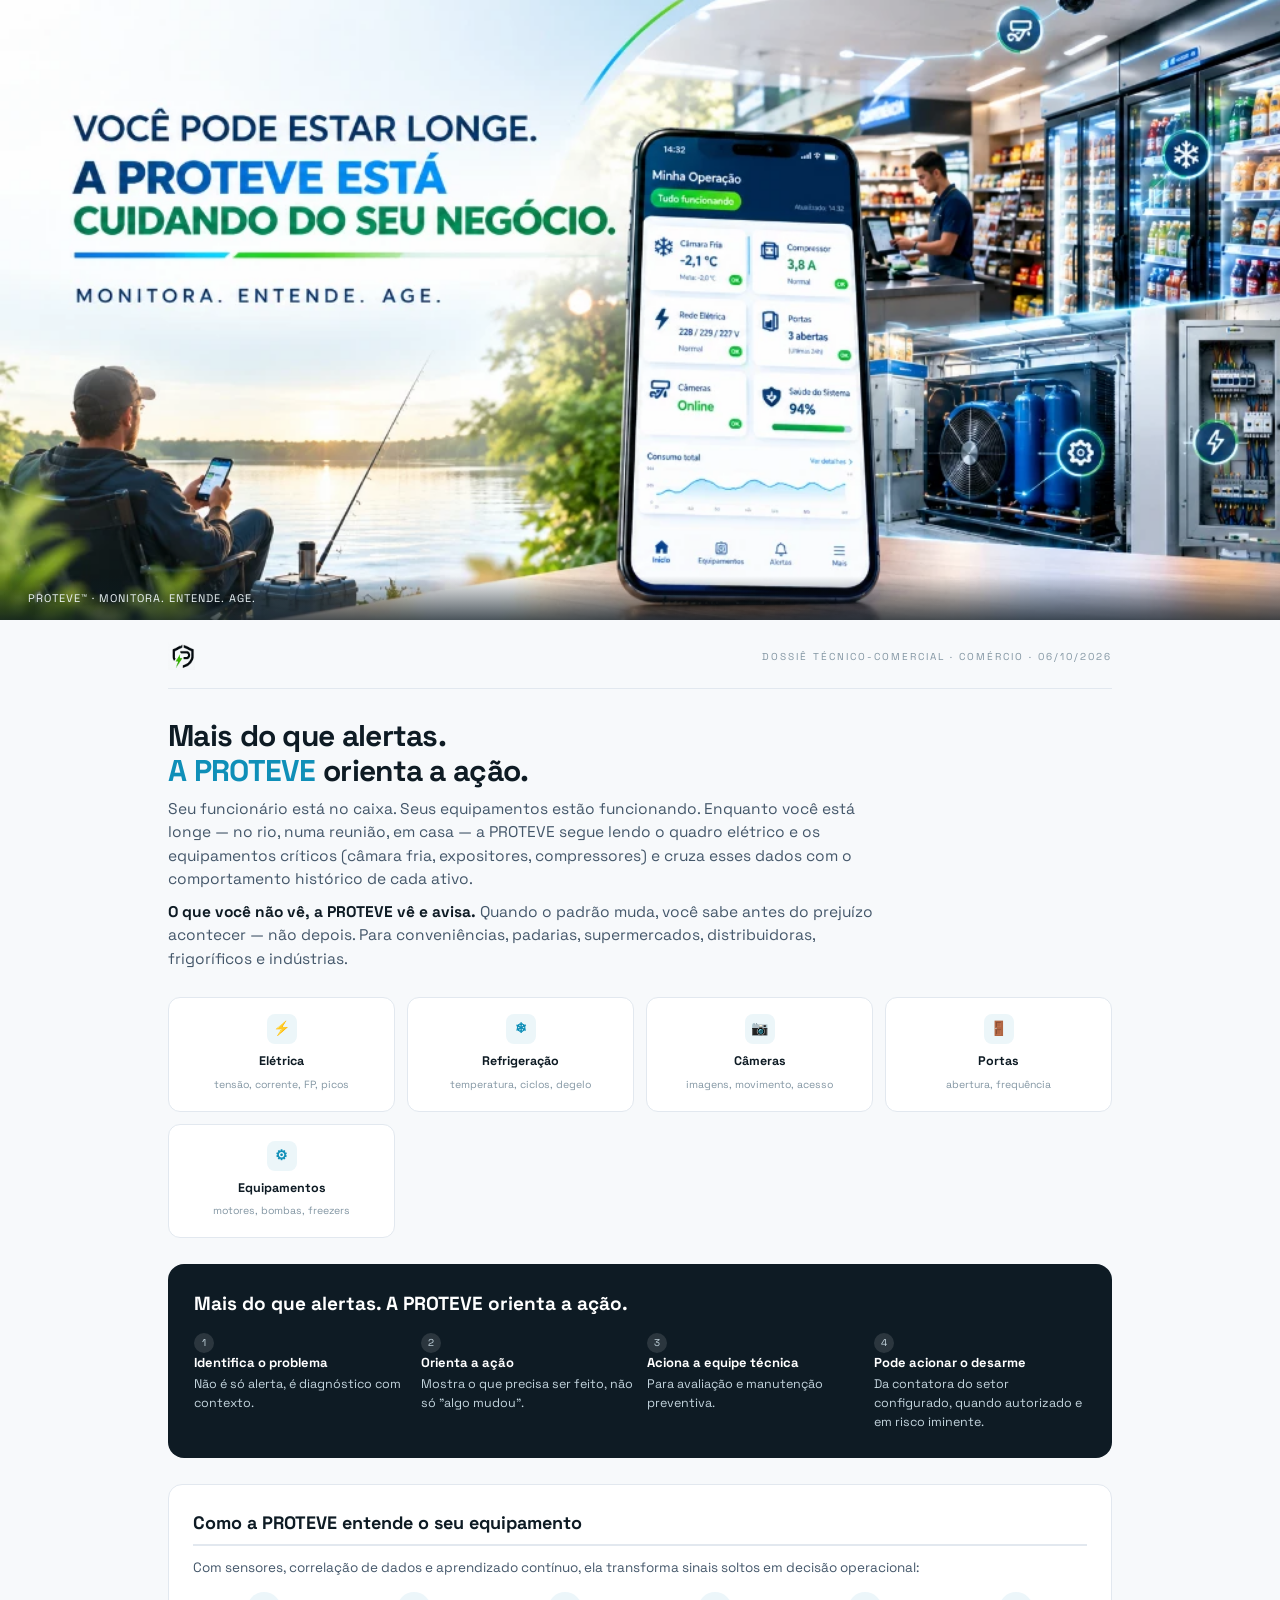
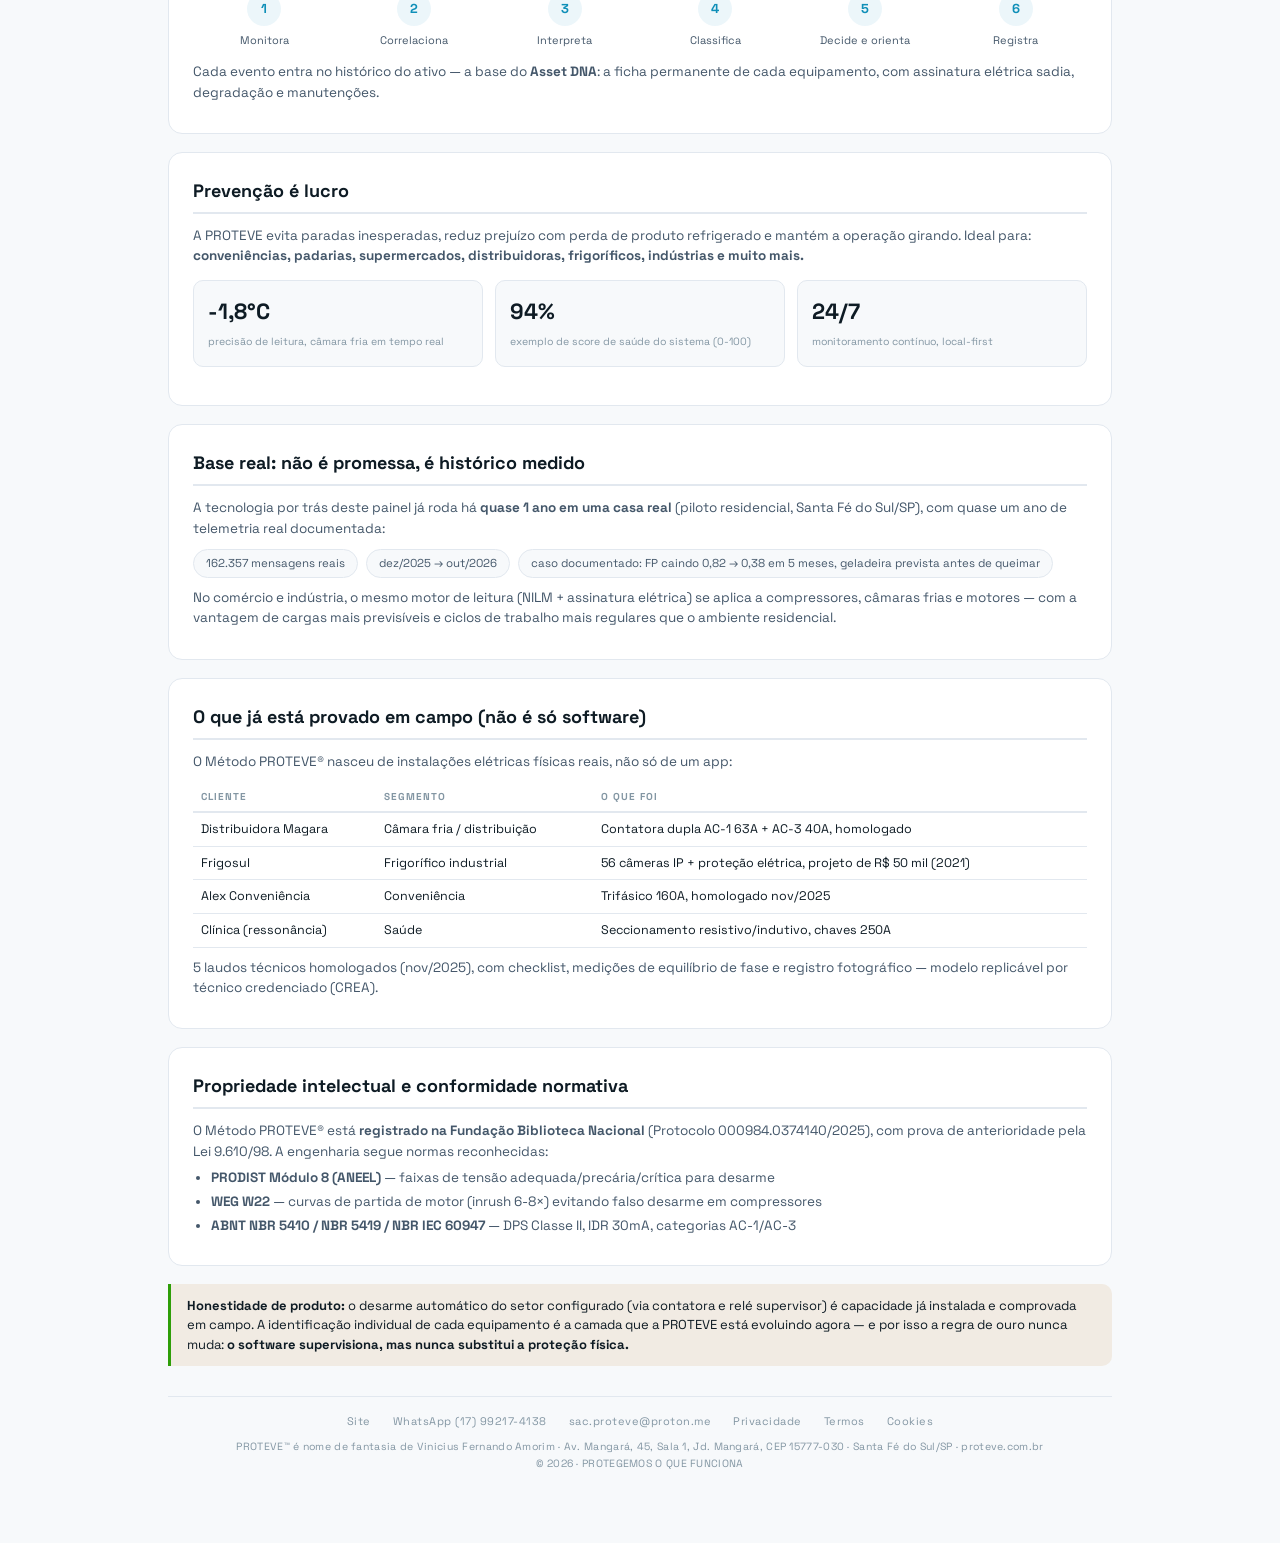
<file: comercio.html>
<!DOCTYPE html>
<html lang="pt-BR">
<head>
<meta charset="UTF-8">
<meta name="viewport" content="width=device-width, initial-scale=1.0">
<title>PROTEVE COMÉRCIO — Dossiê Técnico-Comercial</title>
<meta name="description" content="Você pode estar longe. A PROTEVE está cuidando do seu negócio. Monitora, entende e age — energia, refrigeração, câmeras e equipamentos em uma única camada de inteligência.">
<link rel="canonical" href="https://www.proteve.com.br/comercio.html">
<meta name="geo.region" content="BR-SP">
<meta name="geo.placename" content="Santa Fé do Sul">
<meta name="ICBM" content="-20.2090, -50.9270">
<meta property="og:type" content="website">
<meta property="og:locale" content="pt_BR">
<meta property="og:url" content="https://www.proteve.com.br/comercio.html">
<meta property="og:title" content="PROTEVE COMÉRCIO — Dossiê Técnico-Comercial">
<meta property="og:description" content="Você pode estar longe. A PROTEVE está cuidando do seu negócio. Monitora, entende e age — energia, refrigeração, câmeras e equipamentos em uma única camada de inteligência.">
<meta property="og:image" content="https://www.proteve.com.br/img/og-cover.jpg">
<meta property="og:image:width" content="1200">
<meta property="og:image:height" content="630">
<meta property="og:site_name" content="PROTEVE">
<meta name="twitter:card" content="summary_large_image">
<meta name="twitter:title" content="PROTEVE COMÉRCIO — Dossiê Técnico-Comercial">
<meta name="twitter:description" content="Você pode estar longe. A PROTEVE está cuidando do seu negócio. Monitora, entende e age — energia, refrigeração, câmeras e equipamentos em uma única camada de inteligência.">
<meta name="twitter:image" content="https://www.proteve.com.br/img/og-cover.jpg">
<script type="application/ld+json">
{
  "@context": "https://schema.org",
  "@type": "LocalBusiness",
  "name": "PROTEVE",
  "slogan": "PROTEGEMOS O QUE FUNCIONA",
  "description": "Inteligência operacional para energia, refrigeração e segurança. Monitoramento elétrico e de equipamentos com avisos no Telegram antes do prejuízo.",
  "url": "https://www.proteve.com.br/",
  "logo": "https://www.proteve.com.br/img/proteve-logo-dark.webp",
  "image": "https://www.proteve.com.br/img/og-cover.jpg",
  "telephone": "+55-17-99217-4138",
  "email": "sac.proteve@proton.me",
  "priceRange": "$",
  "address": {
    "@type": "PostalAddress",
    "streetAddress": "Av. Mangará, 45, Sala 1, Jd. Mangará",
    "addressLocality": "Santa Fé do Sul",
    "addressRegion": "SP",
    "postalCode": "15777-030",
    "addressCountry": "BR"
  },
  "areaServed": "Santa Fé do Sul/SP e região",
  "knowsLanguage": "pt-BR",
  "sameAs": ["https://t.me/protevecanal"]
}
</script>

<style>
@import url('https://fonts.googleapis.com/css2?family=Space+Grotesk:wght@400;500;600;700&display=swap');
:root{
--bg:#f7f9fb;--card:#ffffff;--line:#e2e8ef;--ink:#0e1b24;--ink2:#44576a;--ink3:#8396a3;
--cyan:#0f8fb8;--cyanbg:rgba(15,143,184,.08);--green:#1d7a4f;--greenbg:rgba(29,122,79,.08);
--amber:#2e9e08;--amberbg:rgba(184,112,15,.1);--red:#c13c3c;--redbg:rgba(193,60,60,.08);
--navy:#0e1b24;
}
*{margin:0;padding:0;box-sizing:border-box}
body{font-family:'Space Grotesk',ui-sans-serif,sans-serif;background:var(--bg);color:var(--ink);line-height:1.5}
.page{max-width:1000px;margin:0 auto;padding:0 28px 70px}
.topbar{display:flex;align-items:center;justify-content:space-between;margin-bottom:30px;padding:22px 0 18px;border-bottom:1px solid var(--line)}
.logo{display:flex;align-items:center;gap:10px;font-weight:700;font-size:20px;letter-spacing:-.3px}
.logo .mark{width:30px;height:30px;border-radius:8px;background:var(--navy);color:#fff;display:flex;align-items:center;justify-content:center;font-size:14px;font-weight:700}
.tag{font-size:10px;letter-spacing:2px;color:var(--ink3);text-transform:uppercase}

/* HERO full-bleed */
.img-hero{width:100%;max-height:620px;overflow:hidden;position:relative;background:var(--navy)}
.img-hero img{width:100%;display:block;object-fit:cover;max-height:620px}
.img-hero .capt{position:absolute;left:0;bottom:0;right:0;padding:14px 28px;background:linear-gradient(0deg,rgba(14,27,36,.75),transparent);color:#eaf2f5;font-size:11px;letter-spacing:1px;text-transform:uppercase}

h1{font-size:30px;font-weight:700;letter-spacing:-.7px;line-height:1.15;margin:28px 0 10px}
h1 .accent{color:var(--cyan)}
.lead{font-size:15.5px;color:var(--ink2);max-width:720px;margin-bottom:10px}
.lead b{color:var(--ink)}

.grid4{display:grid;grid-template-columns:repeat(4,1fr);gap:12px;margin:26px 0}
.g4card{background:var(--card);border:1px solid var(--line);border-radius:12px;padding:16px 14px;text-align:center}
.g4card .ic{width:30px;height:30px;border-radius:8px;background:var(--cyanbg);color:var(--cyan);display:flex;align-items:center;justify-content:center;margin:0 auto 8px;font-size:14px;font-weight:700}
.g4card b{font-size:12.5px;display:block}
.g4card small{font-size:10.5px;color:var(--ink3)}
.band{background:var(--navy);color:#fff;border-radius:16px;padding:26px;margin:26px 0}
.band h2{font-size:19px;margin-bottom:14px;color:#fff}
.band .steps{display:grid;grid-template-columns:repeat(4,1fr);gap:14px}
.band .step{font-size:12.5px;color:#c3d4dd}
.band .step b{display:block;color:#fff;font-size:13px;margin-bottom:3px}
.band .step .n{display:inline-flex;width:20px;height:20px;border-radius:50%;background:rgba(255,255,255,.12);align-items:center;justify-content:center;font-size:10px;margin-right:6px}
.card{background:var(--card);border:1px solid var(--line);border-radius:14px;padding:24px;margin-bottom:18px}
.card h2{font-size:18px;margin-bottom:12px;padding-bottom:8px;border-bottom:2px solid var(--line)}
.card h3{font-size:14px;color:var(--cyan);margin:14px 0 6px}
.card p{font-size:13.5px;color:var(--ink2);margin:6px 0}
.card ul{margin:6px 0 4px 18px;font-size:13.5px;color:var(--ink2)}
.card li{margin:4px 0}
.pipeline{display:grid;grid-template-columns:repeat(6,1fr);gap:8px;margin:14px 0}
.pstep{text-align:center;font-size:11px;color:var(--ink2)}
.pstep .circ{width:34px;height:34px;border-radius:50%;background:var(--cyanbg);color:var(--cyan);display:flex;align-items:center;justify-content:center;margin:0 auto 6px;font-weight:700;font-size:13px}
table{width:100%;border-collapse:collapse;font-size:12.5px;margin:10px 0}
th{text-align:left;font-size:10px;letter-spacing:1px;text-transform:uppercase;color:var(--ink3);padding:7px 8px;border-bottom:2px solid var(--line)}
td{padding:7px 8px;border-bottom:1px solid var(--line);vertical-align:top}
.note{border-left:3px solid var(--amber);background:var(--amberbg);border-radius:0 10px 10px 0;padding:12px 16px;font-size:13px;margin:12px 0}
.note.ok2{border-color:var(--green);background:var(--greenbg)}
.note.red{border-color:var(--red);background:var(--redbg)}
.quote{border-left:3px solid var(--cyan);background:var(--cyanbg);border-radius:0 10px 10px 0;padding:12px 16px;font-size:13.5px;font-style:italic;margin:12px 0}
.chips{display:flex;flex-wrap:wrap;gap:8px;margin:10px 0}
.chip{background:var(--bg);border:1px solid var(--line);border-radius:999px;padding:5px 12px;font-size:11.5px;color:var(--ink2)}
.stat{display:grid;grid-template-columns:repeat(3,1fr);gap:12px;margin:14px 0}
.stat div{background:var(--bg);border:1px solid var(--line);border-radius:10px;padding:14px}
.stat b{display:block;font-size:22px}
.stat small{font-size:10.5px;color:var(--ink3)}
footer{text-align:center;font-size:10px;color:var(--ink3);letter-spacing:1px;margin-top:30px;padding-top:16px;border-top:1px solid var(--line)}
.flegal{display:flex;justify-content:center;gap:22px;flex-wrap:wrap;margin-bottom:8px;font-size:11px;letter-spacing:.5px}
.flegal a{color:var(--cyan-deep);text-decoration:none}
.fbase{margin-top:6px;font-size:10.5px;letter-spacing:.3px;line-height:1.7}
.cta{display:flex;justify-content:space-between;align-items:center;background:var(--navy);border-radius:16px;padding:22px 26px;color:#fff;margin:26px 0}
.cta b{font-size:16px}
.cta small{color:#aec4ce;font-size:12px}
@media (max-width:720px){.grid4,.band .steps,.pipeline,.stat{grid-template-columns:repeat(2,1fr)}.img-hero{max-height:360px}.img-hero img{max-height:360px;object-position:top}}
</style>
</head>
<body>

<div class="img-hero">
  <img src="./img/comercio-hero.webp" alt="Você pode estar longe. A PROTEVE está cuidando do seu negócio. Monitora, entende, age." loading="eager">
  <div class="capt">PROTEVE™ · Monitora. Entende. Age.</div>
</div>

<div class="page">

<div class="topbar">
  <div class="logo"><img src="./img/proteve-icon-dark.webp" alt="PROTEVE" style="height:28px;width:auto"></div>
  <div class="tag">Dossiê Técnico-Comercial · Comércio · 06/10/2026</div>
</div>

<h1>Mais do que alertas.<br><span class="accent">A PROTEVE</span> orienta a ação.</h1>
<p class="lead">Seu funcionário está no caixa. Seus equipamentos estão funcionando. Enquanto você está longe — no rio, numa reunião, em casa — a PROTEVE segue lendo o quadro elétrico e os equipamentos críticos (câmara fria, expositores, compressores) e cruza esses dados com o comportamento histórico de cada ativo.</p>
<p class="lead"><b>O que você não vê, a PROTEVE vê e avisa.</b> Quando o padrão muda, você sabe antes do prejuízo acontecer — não depois. Para conveniências, padarias, supermercados, distribuidoras, frigoríficos e indústrias.</p>

<div class="grid4">
  <div class="g4card"><div class="ic">⚡</div><b>Elétrica</b><small>tensão, corrente, FP, picos</small></div>
  <div class="g4card"><div class="ic">❄</div><b>Refrigeração</b><small>temperatura, ciclos, degelo</small></div>
  <div class="g4card"><div class="ic">📷</div><b>Câmeras</b><small>imagens, movimento, acesso</small></div>
  <div class="g4card"><div class="ic">🚪</div><b>Portas</b><small>abertura, frequência</small></div>
  <div class="g4card"><div class="ic">⚙</div><b>Equipamentos</b><small>motores, bombas, freezers</small></div>
</div>

<div class="band">
  <h2>Mais do que alertas. A PROTEVE orienta a ação.</h2>
  <div class="steps">
    <div class="step"><span class="n">1</span><b>Identifica o problema</b>Não é só alerta, é diagnóstico com contexto.</div>
    <div class="step"><span class="n">2</span><b>Orienta a ação</b>Mostra o que precisa ser feito, não só "algo mudou".</div>
    <div class="step"><span class="n">3</span><b>Aciona a equipe técnica</b>Para avaliação e manutenção preventiva.</div>
    <div class="step"><span class="n">4</span><b>Pode acionar o desarme</b>Da contatora do setor configurado, quando autorizado e em risco iminente.</div>
  </div>
</div>

<div class="card">
  <h2>Como a PROTEVE entende o seu equipamento</h2>
  <p>Com sensores, correlação de dados e aprendizado contínuo, ela transforma sinais soltos em decisão operacional:</p>
  <div class="pipeline">
    <div class="pstep"><div class="circ">1</div>Monitora</div>
    <div class="pstep"><div class="circ">2</div>Correlaciona</div>
    <div class="pstep"><div class="circ">3</div>Interpreta</div>
    <div class="pstep"><div class="circ">4</div>Classifica</div>
    <div class="pstep"><div class="circ">5</div>Decide e orienta</div>
    <div class="pstep"><div class="circ">6</div>Registra</div>
  </div>
  <p>Cada evento entra no histórico do ativo — a base do <b>Asset DNA</b>: a ficha permanente de cada equipamento, com assinatura elétrica sadia, degradação e manutenções.</p>
</div>

<div class="card">
  <h2>Prevenção é lucro</h2>
  <p>A PROTEVE evita paradas inesperadas, reduz prejuízo com perda de produto refrigerado e mantém a operação girando. Ideal para: <b>conveniências, padarias, supermercados, distribuidoras, frigoríficos, indústrias e muito mais.</b></p>
  <div class="stat">
    <div><b>-1,8°C</b><small>precisão de leitura, câmara fria em tempo real</small></div>
    <div><b>94%</b><small>exemplo de score de saúde do sistema (0-100)</small></div>
    <div><b>24/7</b><small>monitoramento contínuo, local-first</small></div>
  </div>
</div>

<div class="card">
  <h2>Base real: não é promessa, é histórico medido</h2>
  <p>A tecnologia por trás deste painel já roda há <b>quase 1 ano em uma casa real</b> (piloto residencial, Santa Fé do Sul/SP), com quase um ano de telemetria real documentada:</p>
  <div class="chips">
    <span class="chip">162.357 mensagens reais</span>
    <span class="chip">dez/2025 → out/2026</span>
    <span class="chip">caso documentado: FP caindo 0,82 → 0,38 em 5 meses, geladeira prevista antes de queimar</span>
  </div>
  <p>No comércio e indústria, o mesmo motor de leitura (NILM + assinatura elétrica) se aplica a compressores, câmaras frias e motores — com a vantagem de cargas mais previsíveis e ciclos de trabalho mais regulares que o ambiente residencial.</p>
</div>

<div class="card">
  <h2>O que já está provado em campo (não é só software)</h2>
  <p>O Método PROTEVE® nasceu de instalações elétricas físicas reais, não só de um app:</p>
  <table>
    <tr><th>Cliente</th><th>Segmento</th><th>O que foi</th></tr>
    <tr><td>Distribuidora Magara</td><td>Câmara fria / distribuição</td><td>Contatora dupla AC-1 63A + AC-3 40A, homologado</td></tr>
    <tr><td>Frigosul</td><td>Frigorífico industrial</td><td>56 câmeras IP + proteção elétrica, projeto de R$ 50 mil (2021)</td></tr>
    <tr><td>Alex Conveniência</td><td>Conveniência</td><td>Trifásico 160A, homologado nov/2025</td></tr>
    <tr><td>Clínica (ressonância)</td><td>Saúde</td><td>Seccionamento resistivo/indutivo, chaves 250A</td></tr>
  </table>
  <p>5 laudos técnicos homologados (nov/2025), com checklist, medições de equilíbrio de fase e registro fotográfico — modelo replicável por técnico credenciado (CREA).</p>
</div>

<div class="card">
  <h2>Propriedade intelectual e conformidade normativa</h2>
  <p>O Método PROTEVE® está <b>registrado na Fundação Biblioteca Nacional</b> (Protocolo 000984.0374140/2025), com prova de anterioridade pela Lei 9.610/98. A engenharia segue normas reconhecidas:</p>
  <ul>
    <li><b>PRODIST Módulo 8 (ANEEL)</b> — faixas de tensão adequada/precária/crítica para desarme</li>
    <li><b>WEG W22</b> — curvas de partida de motor (inrush 6-8×) evitando falso desarme em compressores</li>
    <li><b>ABNT NBR 5410 / NBR 5419 / NBR IEC 60947</b> — DPS Classe II, IDR 30mA, categorias AC-1/AC-3</li>
  </ul>
</div>

<div class="note">
  <b>Honestidade de produto:</b> o desarme automático do setor configurado (via contatora e relé supervisor) é capacidade já instalada e comprovada em campo. A identificação individual de cada equipamento é a camada que a PROTEVE está evoluindo agora — e por isso a regra de ouro nunca muda: <b>o software supervisiona, mas nunca substitui a proteção física.</b>
</div>


<footer>
  <div class="flegal">
    <a href="./index.html">Site</a>
    <a href="https://wa.me/5517992174138">WhatsApp (17) 99217-4138</a>
    <a href="mailto:sac.proteve@proton.me">sac.proteve@proton.me</a>
    <a href="./privacidade.html">Privacidade</a>
    <a href="./termos.html">Termos</a>
    <a href="./cookies.html">Cookies</a>
  </div>
  <div class="fbase">PROTEVE™ é nome de fantasia de Vinicius Fernando Amorim · Av. Mangará, 45, Sala 1, Jd. Mangará, CEP 15777-030 · Santa Fé do Sul/SP · proteve.com.br<br>© 2026 · PROTEGEMOS O QUE FUNCIONA</div>
</footer>
</div>
</body>
</html>
</file>
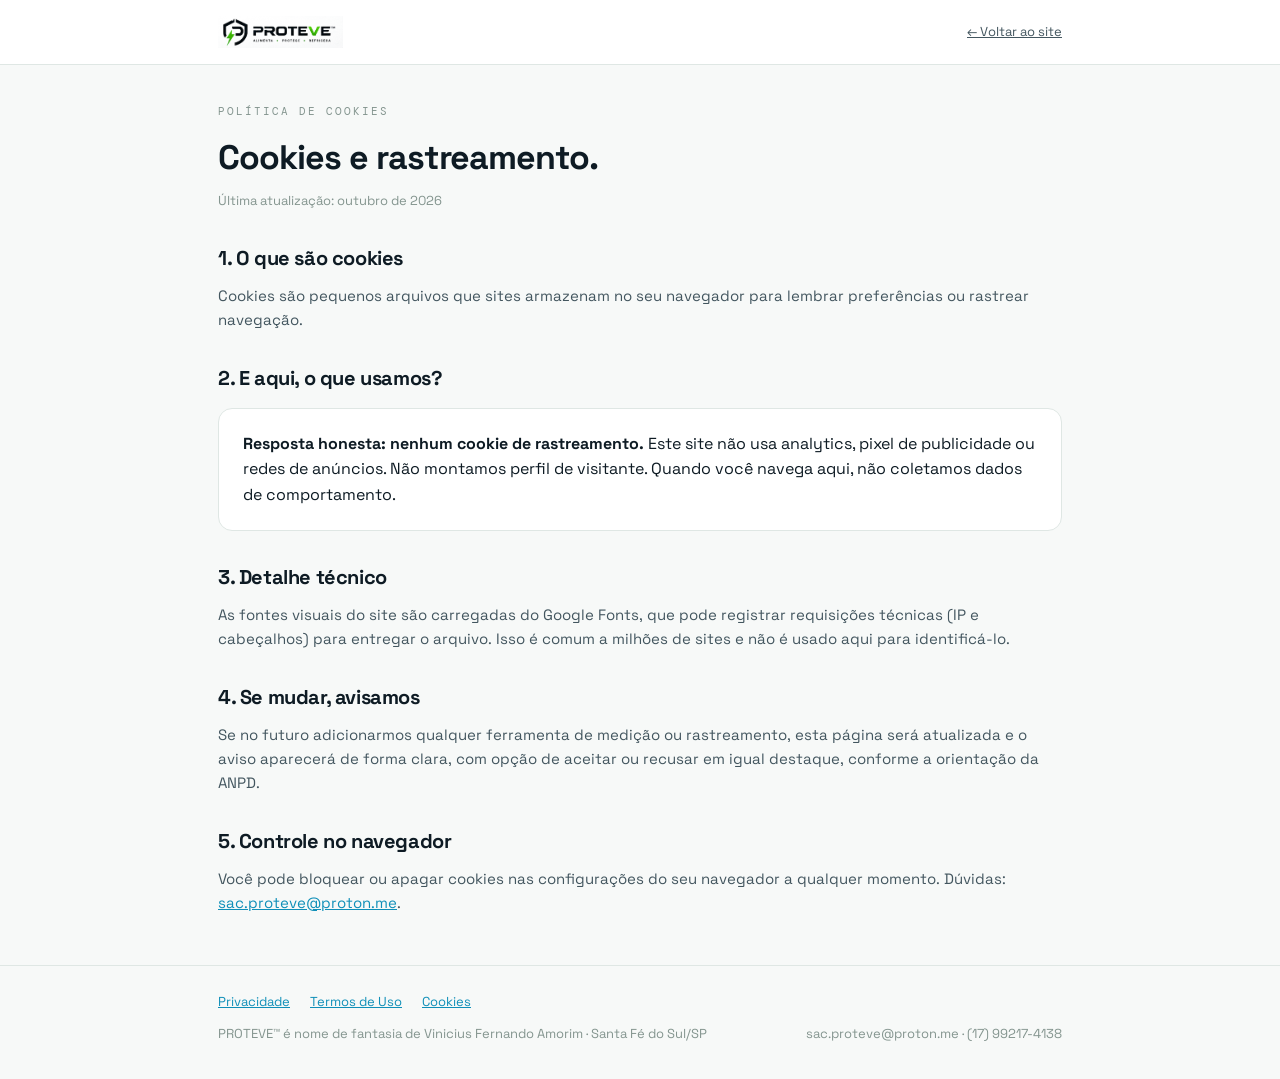
<file: cookies.html>
<!DOCTYPE html>
<html lang="pt-BR">
<head>
<meta charset="UTF-8">
<meta name="viewport" content="width=device-width, initial-scale=1.0">
<title>Política de Cookies · PROTEVE</title>
<meta name="description" content="Transparência sobre cookies e rastreamento no site da PROTEVE.">
<link rel="icon" type="image/png" href="./img/favicon.png">
<link rel="canonical" href="https://www.proteve.com.br/cookies.html">
<meta name="geo.region" content="BR-SP">
<meta name="geo.placename" content="Santa Fé do Sul">
<meta name="ICBM" content="-20.2090, -50.9270">
<meta property="og:type" content="website">
<meta property="og:locale" content="pt_BR">
<meta property="og:url" content="https://www.proteve.com.br/cookies.html">
<meta property="og:title" content="Política de Cookies · PROTEVE">
<meta property="og:description" content="Transparência sobre cookies e rastreamento no site da PROTEVE.">
<meta property="og:image" content="https://www.proteve.com.br/img/og-cover.jpg">
<meta property="og:image:width" content="1200">
<meta property="og:image:height" content="630">
<meta property="og:site_name" content="PROTEVE">
<meta name="twitter:card" content="summary_large_image">
<meta name="twitter:title" content="Política de Cookies · PROTEVE">
<meta name="twitter:description" content="Transparência sobre cookies e rastreamento no site da PROTEVE.">
<meta name="twitter:image" content="https://www.proteve.com.br/img/og-cover.jpg">

<style>
@import url('https://fonts.googleapis.com/css2?family=Space+Grotesk:wght@400;500;600;700&family=DM+Mono:wght@400;500&display=swap');
:root{--paper:#f7f9f8;--card:#ffffff;--line:#dfe7e4;--line2:#c9d6d1;
--ink:#0e1b24;--ink2:#43565f;--ink3:#84958f;
--blue:#28c7f7;--navy:#0e1b24;--cyan-deep:#0f8fb8;
--mono:'DM Mono',monospace;--max:900px}
*{margin:0;padding:0;box-sizing:border-box}
body{font-family:'Space Grotesk',sans-serif;background:var(--paper);color:var(--ink);line-height:1.6;-webkit-font-smoothing:antialiased}
a{color:var(--cyan-deep)}
.wrap{max-width:var(--max);margin:0 auto;padding:0 28px}
header{border-bottom:1px solid var(--line);background:var(--card)}
.bar{display:flex;align-items:center;justify-content:space-between;height:64px}
.logo-img{height:32px;display:block}
.kicker{font-family:var(--mono);font-size:11px;letter-spacing:.18em;text-transform:uppercase;color:var(--ink3);margin-bottom:10px}
h1{font-size:34px;letter-spacing:-.03em;margin:8px 0 6px}
.updated{font-size:13px;color:var(--ink3);margin-bottom:28px}
h2{font-size:20px;margin:30px 0 10px;letter-spacing:-.02em}
p,li{font-size:15px;color:var(--ink2)}
ul{padding-left:20px;margin:10px 0}
li{margin-bottom:6px}
.card{background:var(--card);border:1px solid var(--line);border-radius:14px;padding:22px 24px;margin:14px 0}
.card b{color:var(--ink)}
footer{border-top:1px solid var(--line);margin-top:50px;padding:26px 0 34px}
.fbase{display:flex;justify-content:space-between;flex-wrap:wrap;gap:8px;font-size:13px;color:var(--ink3)}
.flinks{display:flex;gap:20px;font-size:13px;margin-bottom:12px}
</style>
</head>
<body>
<header><div class="wrap bar">
<a href="./index.html"><img src="./img/proteve-logo-dark.webp" alt="PROTEVE" class="logo-img"></a>
<a href="./index.html" style="font-size:13px;color:var(--ink2)">← Voltar ao site</a>
</div></header>
<main class="wrap" style="padding-top:38px">

<div class="kicker">POLÍTICA DE COOKIES</div>
<h1>Cookies e rastreamento.</h1>
<div class="updated">Última atualização: outubro de 2026</div>

<h2>1. O que são cookies</h2>
<p>Cookies são pequenos arquivos que sites armazenam no seu navegador para lembrar preferências ou rastrear navegação.</p>

<h2>2. E aqui, o que usamos?</h2>
<div class="card"><b>Resposta honesta: nenhum cookie de rastreamento.</b> Este site não usa analytics, pixel de publicidade ou redes de anúncios. Não montamos perfil de visitante. Quando você navega aqui, não coletamos dados de comportamento.</div>

<h2>3. Detalhe técnico</h2>
<p>As fontes visuais do site são carregadas do Google Fonts, que pode registrar requisições técnicas (IP e cabeçalhos) para entregar o arquivo. Isso é comum a milhões de sites e não é usado aqui para identificá-lo.</p>

<h2>4. Se mudar, avisamos</h2>
<p>Se no futuro adicionarmos qualquer ferramenta de medição ou rastreamento, esta página será atualizada e o aviso aparecerá de forma clara, com opção de aceitar ou recusar em igual destaque, conforme a orientação da ANPD.</p>

<h2>5. Controle no navegador</h2>
<p>Você pode bloquear ou apagar cookies nas configurações do seu navegador a qualquer momento. Dúvidas: <a href="mailto:sac.proteve@proton.me">sac.proteve@proton.me</a>.</p>

</main>
<footer><div class="wrap">
<div class="flinks">
<a href="./privacidade.html">Privacidade</a>
<a href="./termos.html">Termos de Uso</a>
<a href="./cookies.html">Cookies</a>
</div>
<div class="fbase">
<span>PROTEVE™ é nome de fantasia de Vinicius Fernando Amorim · Santa Fé do Sul/SP</span>
<span>sac.proteve@proton.me · (17) 99217-4138</span>
</div>
</div></footer>
</body>
</html>
</file>
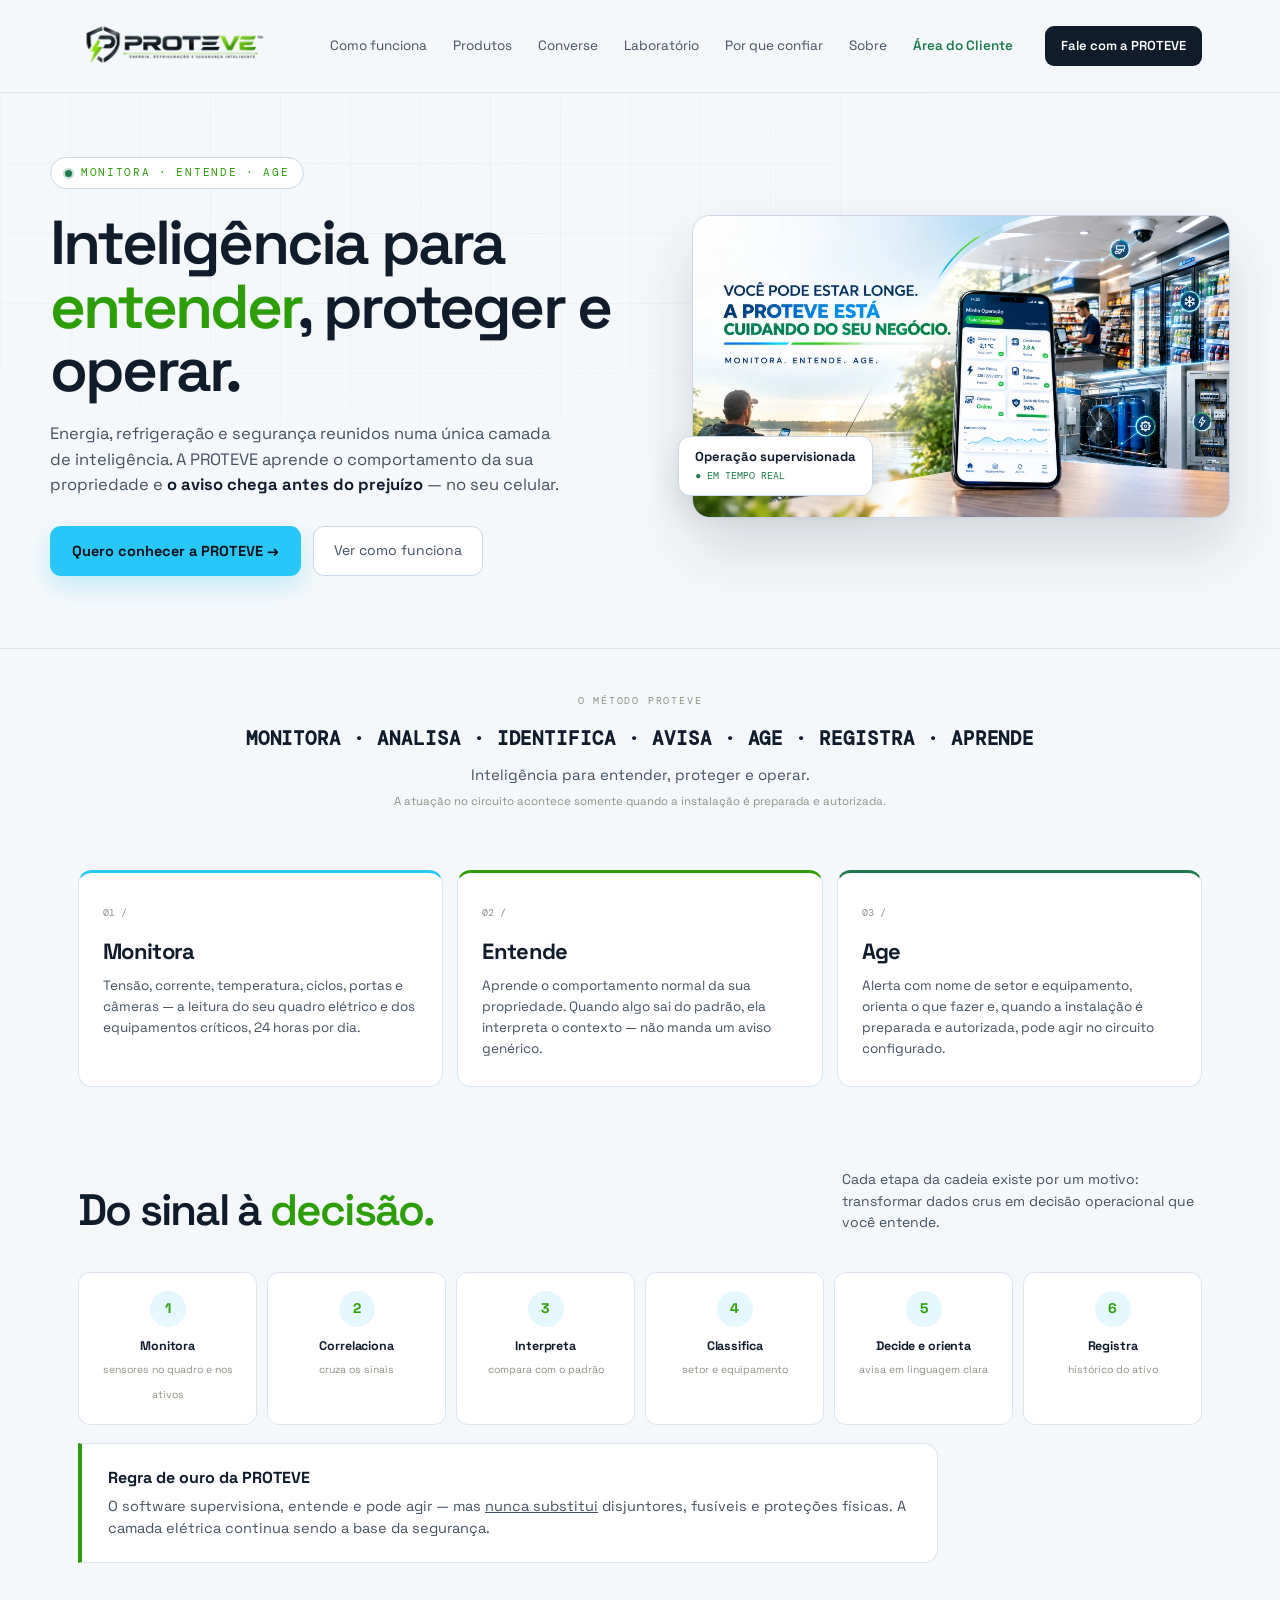
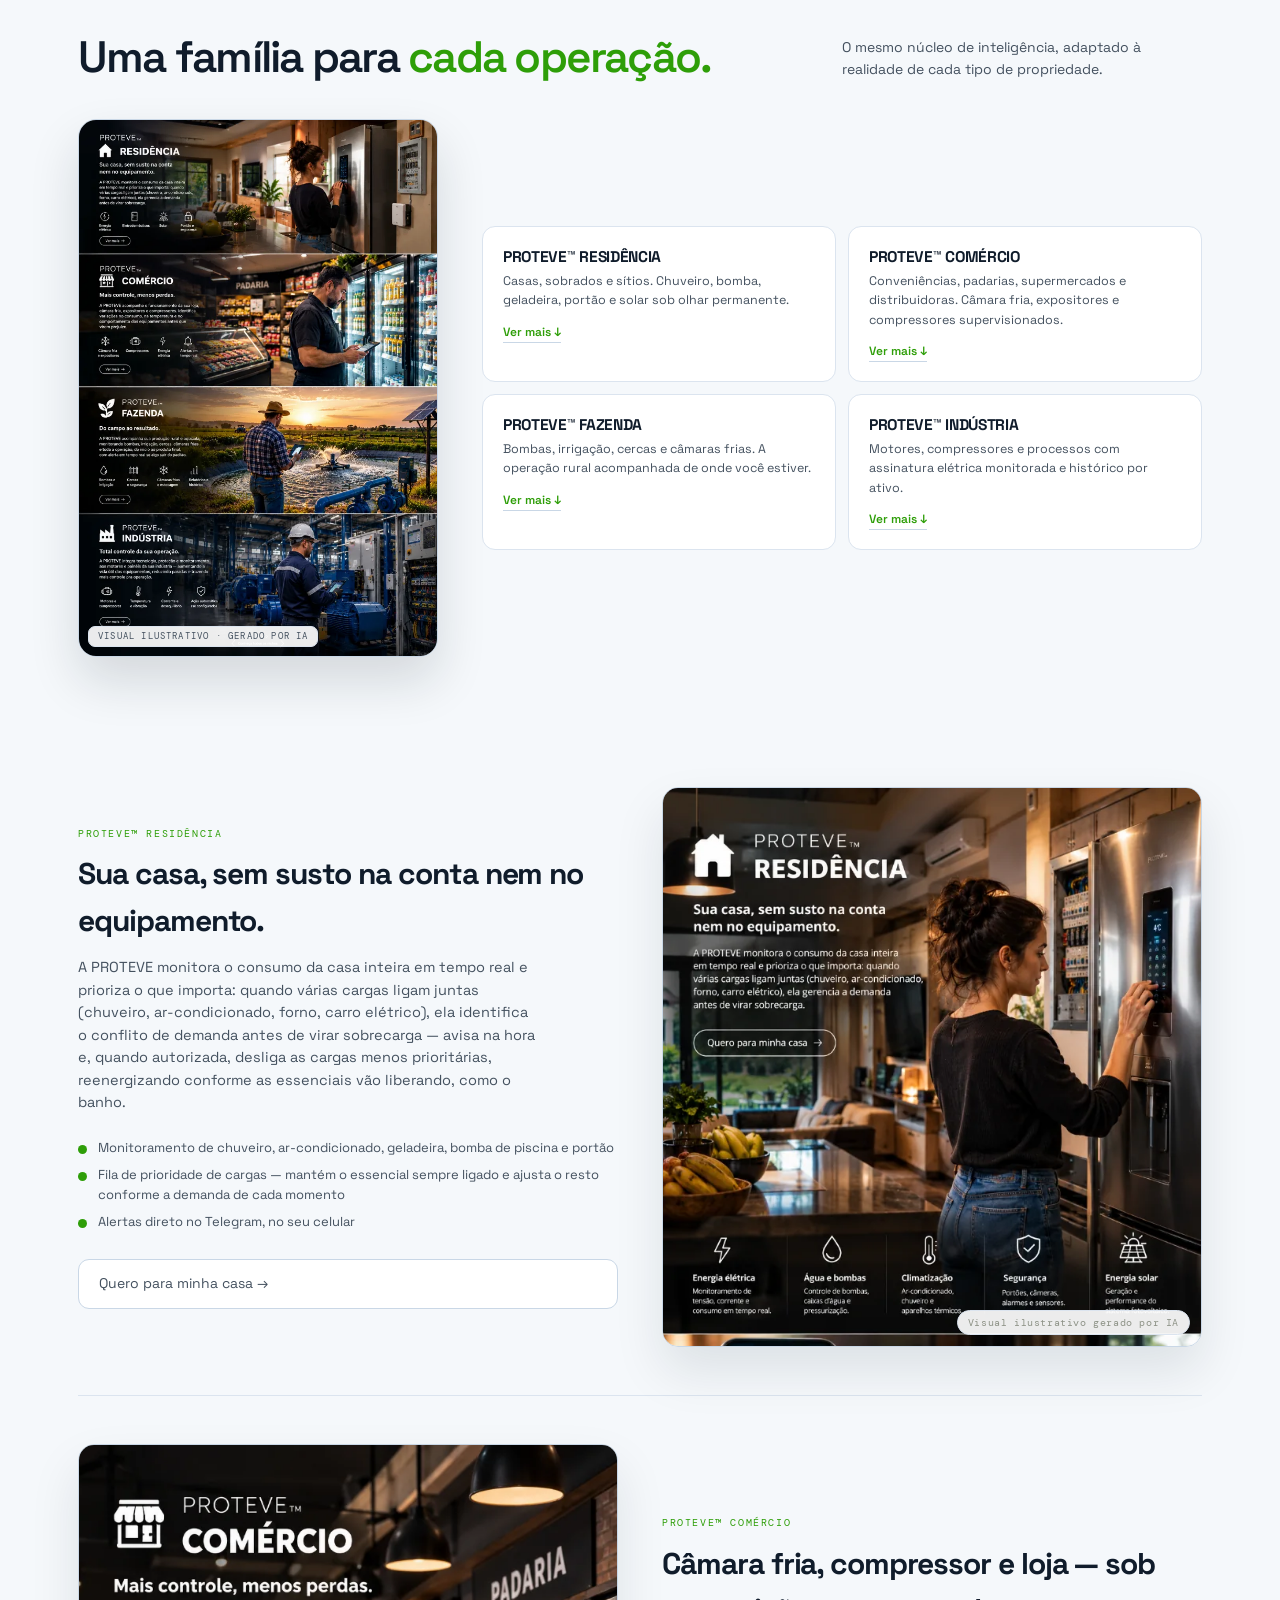
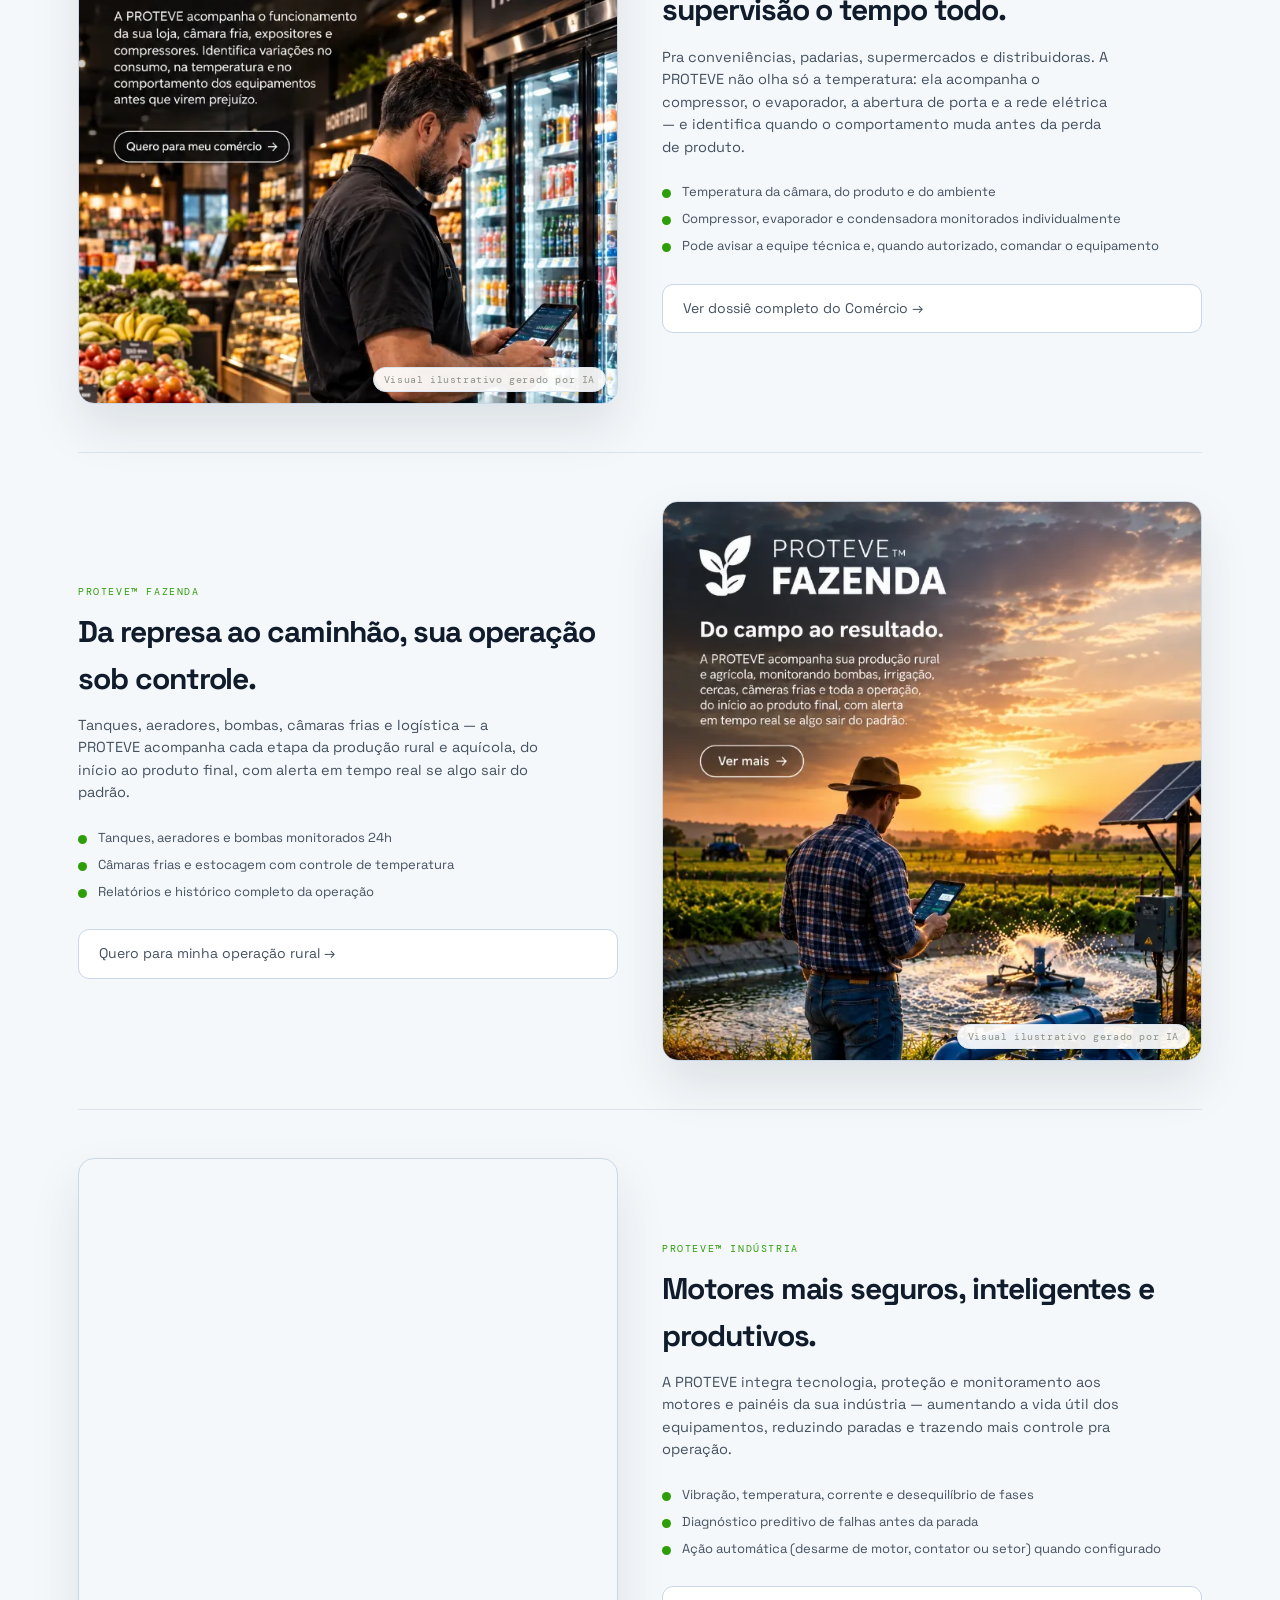
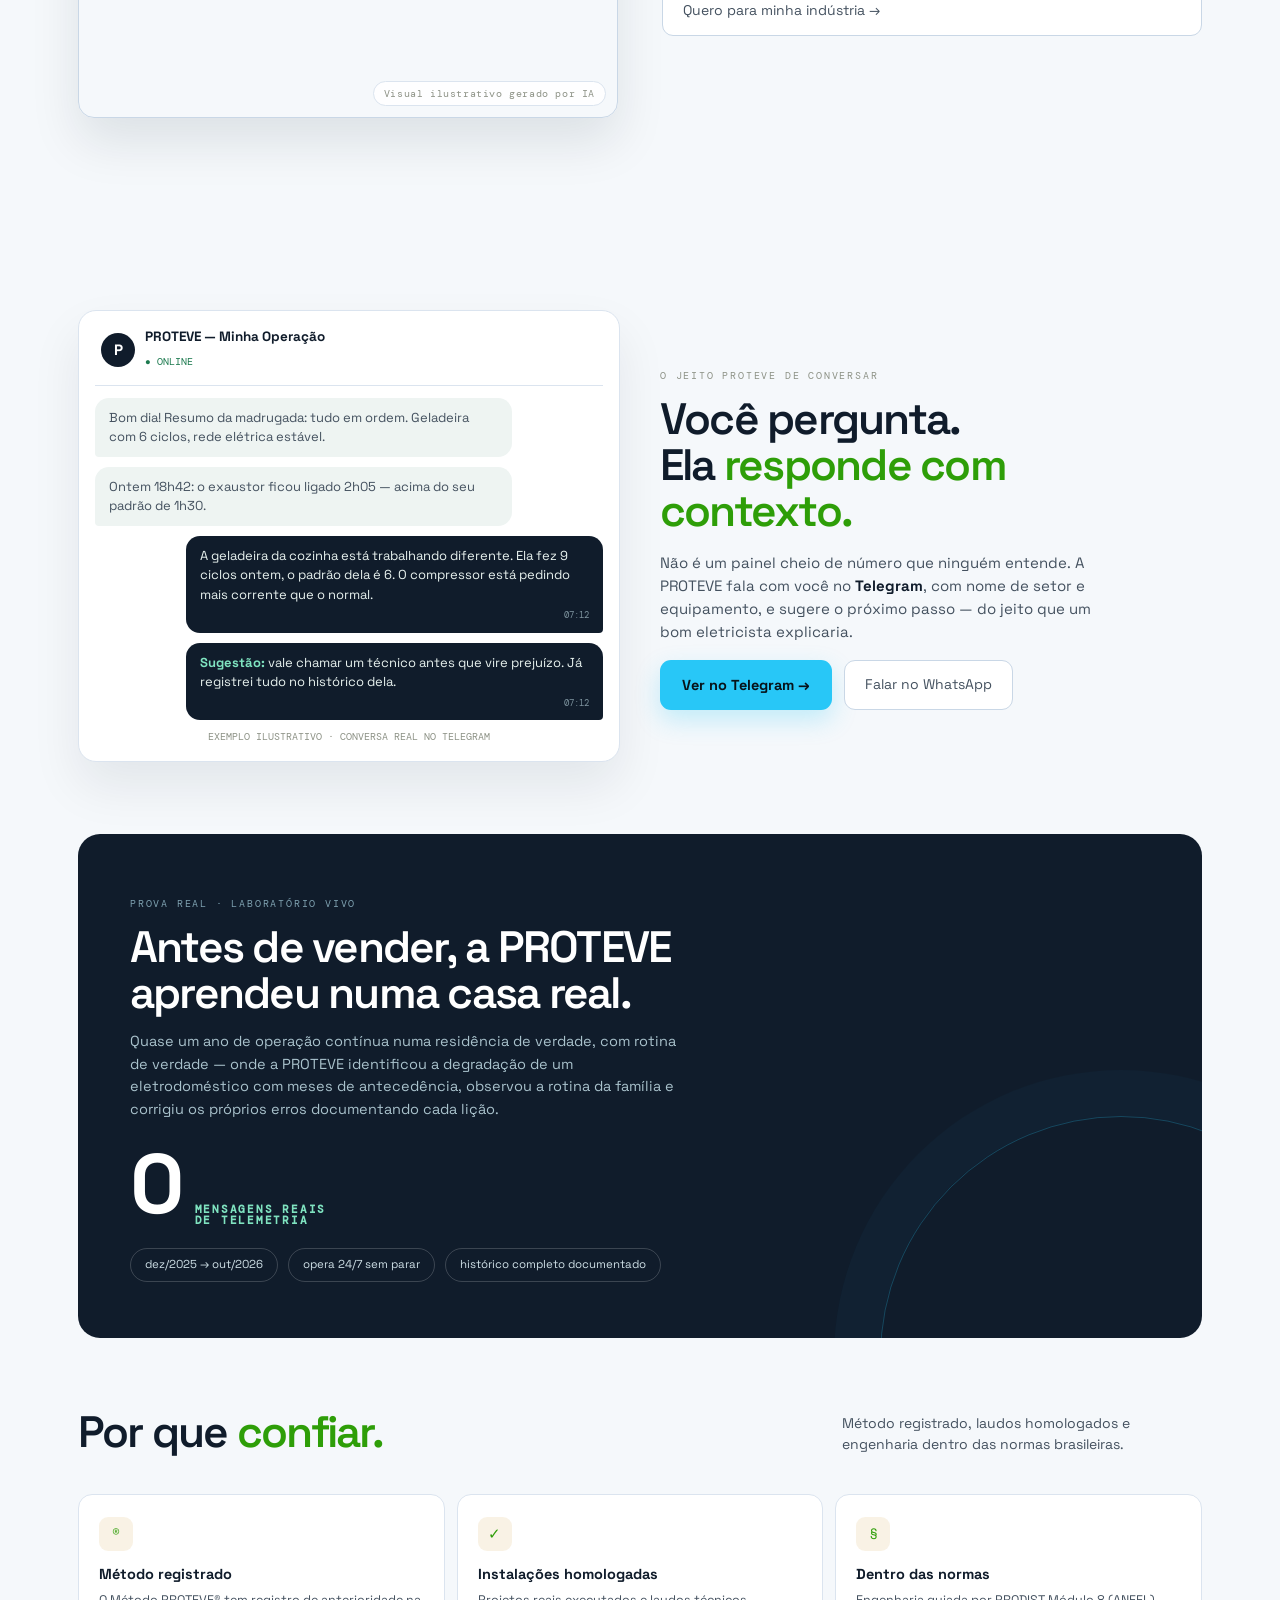
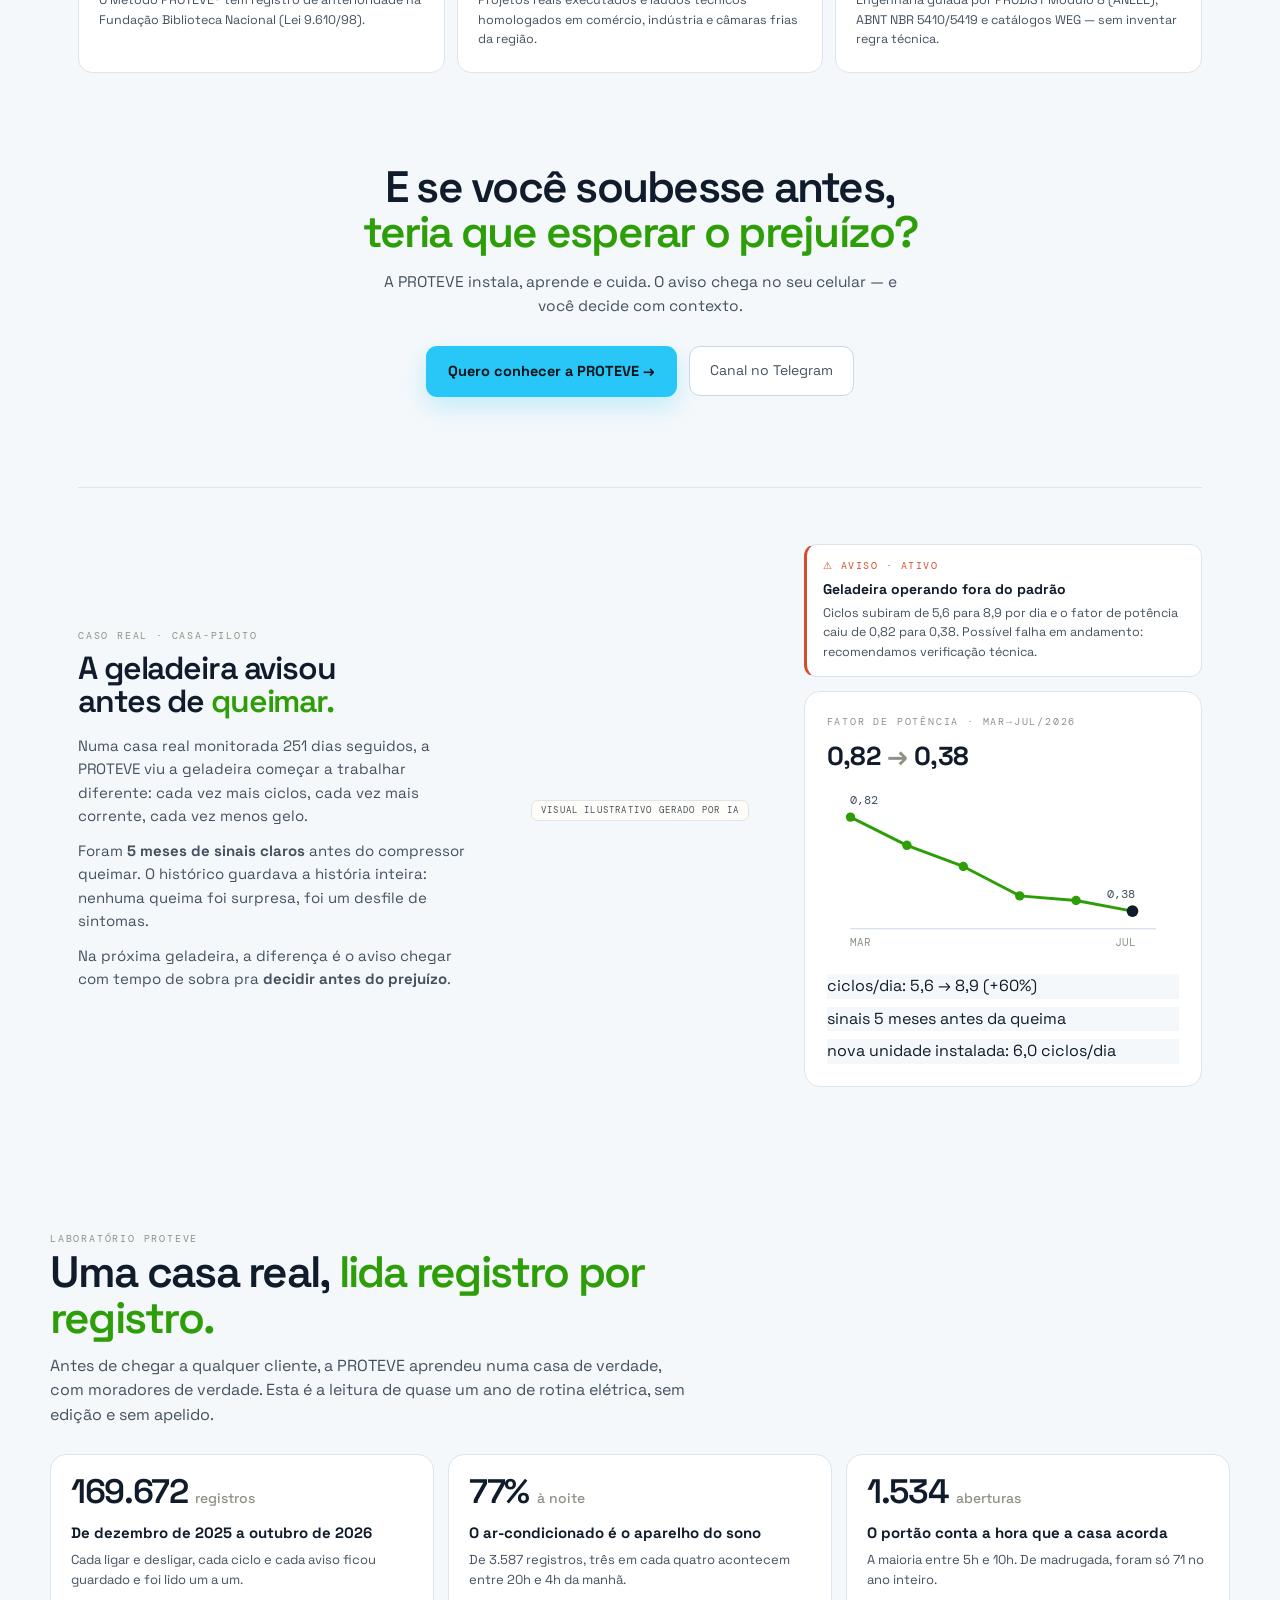
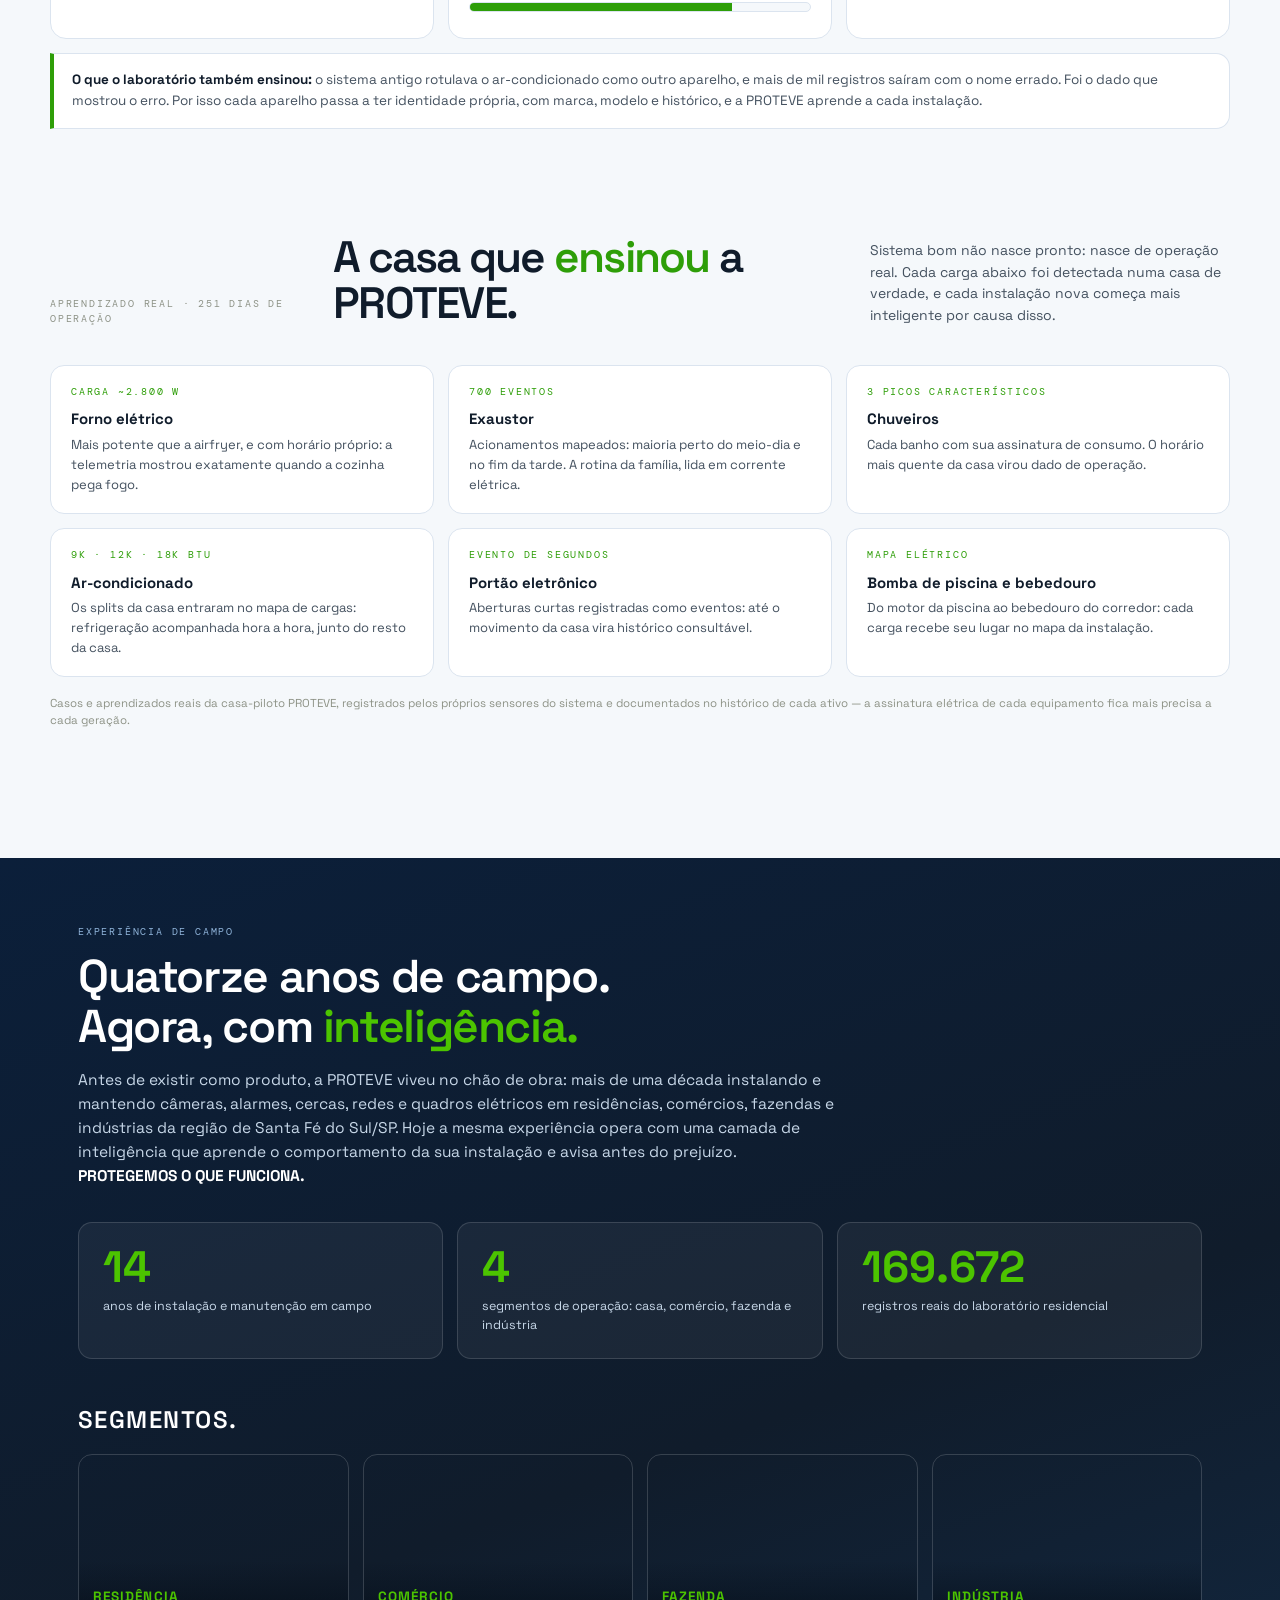
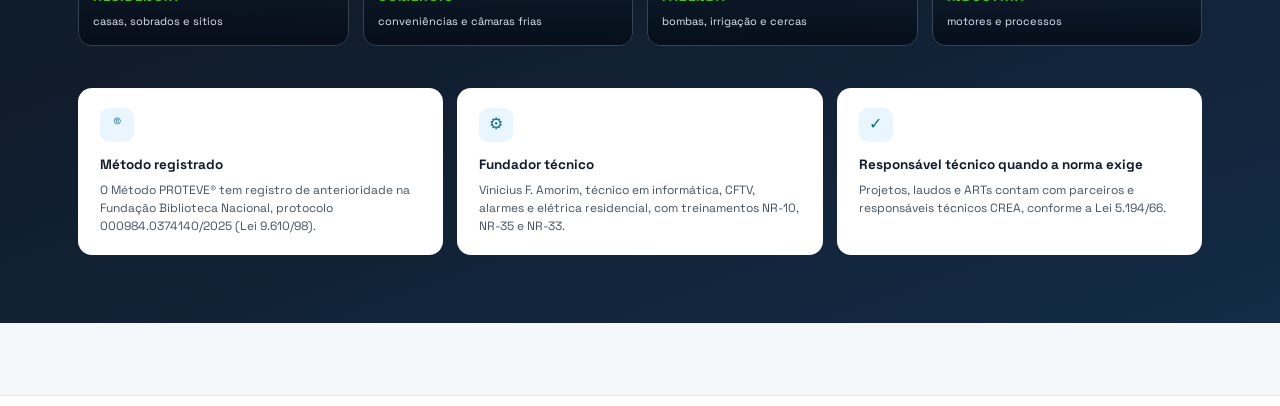
<file: home-nova.html>
<!DOCTYPE html>
<html lang="pt-BR">
<head>
<meta charset="UTF-8">
<title>PROTEVE — Inteligência para entender, proteger e operar</title>
<meta http-equiv="refresh" content="0; url=./index.html">
<link rel="canonical" href="https://www.proteve.com.br/">
</head>
<body>
<p>Redirecionando para <a href="./index.html">proteve.com.br</a>...</p>
</body>
</html>
</file>
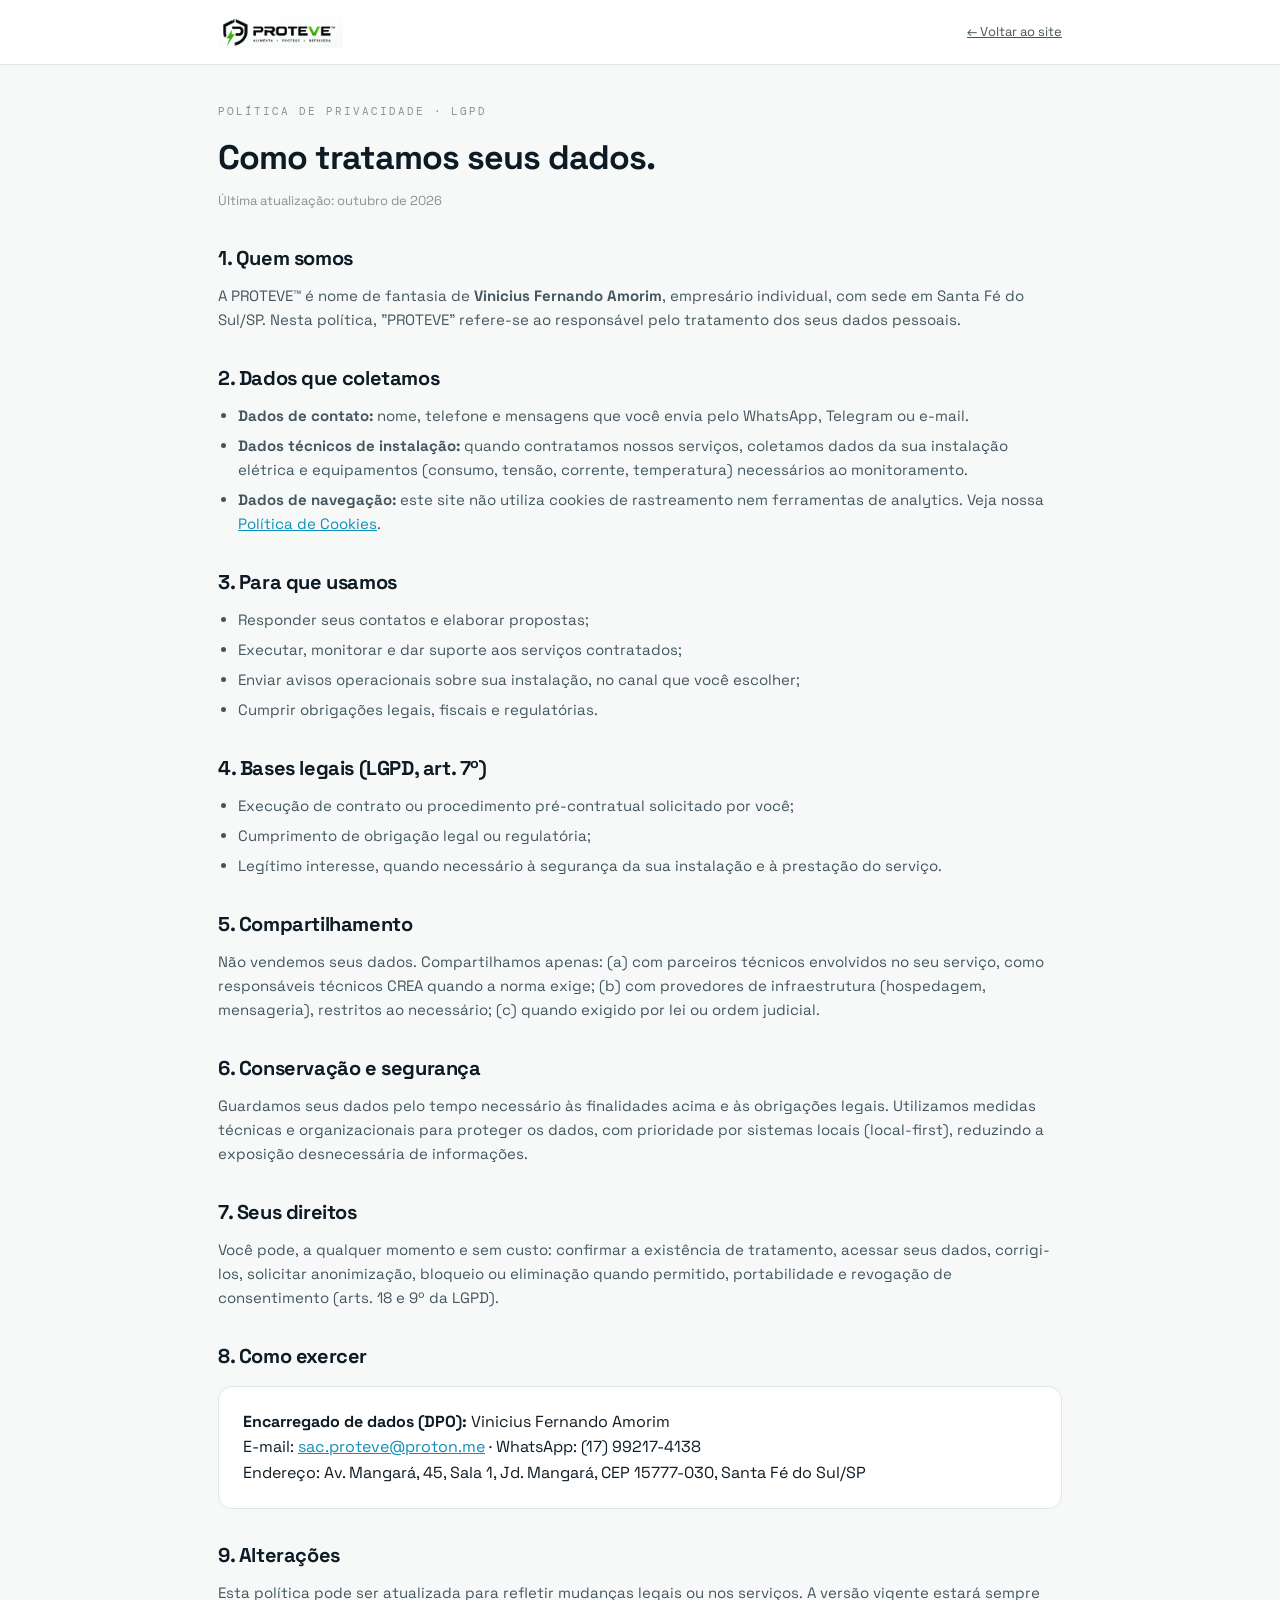
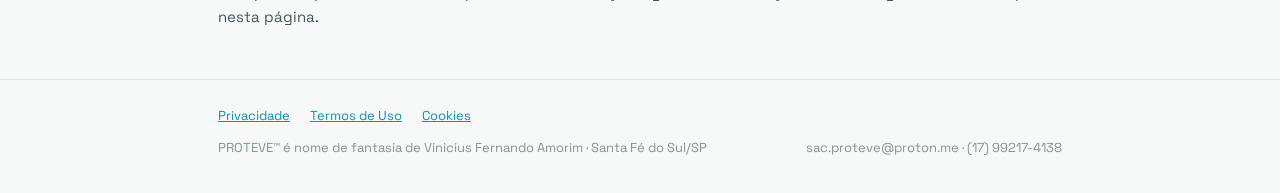
<file: privacidade.html>
<!DOCTYPE html>
<html lang="pt-BR">
<head>
<meta charset="UTF-8">
<meta name="viewport" content="width=device-width, initial-scale=1.0">
<title>Política de Privacidade · PROTEVE</title>
<meta name="description" content="Como a PROTEVE coleta, usa e protege seus dados pessoais, em conformidade com a LGPD (Lei 13.709/2018).">
<link rel="icon" type="image/png" href="./img/favicon.png">
<link rel="canonical" href="https://www.proteve.com.br/privacidade.html">
<meta name="geo.region" content="BR-SP">
<meta name="geo.placename" content="Santa Fé do Sul">
<meta name="ICBM" content="-20.2090, -50.9270">
<meta property="og:type" content="website">
<meta property="og:locale" content="pt_BR">
<meta property="og:url" content="https://www.proteve.com.br/privacidade.html">
<meta property="og:title" content="Política de Privacidade · PROTEVE">
<meta property="og:description" content="Como a PROTEVE coleta, usa e protege seus dados pessoais, em conformidade com a LGPD (Lei 13.709/2018).">
<meta property="og:image" content="https://www.proteve.com.br/img/og-cover.jpg">
<meta property="og:image:width" content="1200">
<meta property="og:image:height" content="630">
<meta property="og:site_name" content="PROTEVE">
<meta name="twitter:card" content="summary_large_image">
<meta name="twitter:title" content="Política de Privacidade · PROTEVE">
<meta name="twitter:description" content="Como a PROTEVE coleta, usa e protege seus dados pessoais, em conformidade com a LGPD (Lei 13.709/2018).">
<meta name="twitter:image" content="https://www.proteve.com.br/img/og-cover.jpg">

<style>
@import url('https://fonts.googleapis.com/css2?family=Space+Grotesk:wght@400;500;600;700&family=DM+Mono:wght@400;500&display=swap');
:root{--paper:#f7f9f8;--card:#ffffff;--line:#dfe7e4;--line2:#c9d6d1;
--ink:#0e1b24;--ink2:#43565f;--ink3:#84958f;
--blue:#28c7f7;--navy:#0e1b24;--cyan-deep:#0f8fb8;
--mono:'DM Mono',monospace;--max:900px}
*{margin:0;padding:0;box-sizing:border-box}
body{font-family:'Space Grotesk',sans-serif;background:var(--paper);color:var(--ink);line-height:1.6;-webkit-font-smoothing:antialiased}
a{color:var(--cyan-deep)}
.wrap{max-width:var(--max);margin:0 auto;padding:0 28px}
header{border-bottom:1px solid var(--line);background:var(--card)}
.bar{display:flex;align-items:center;justify-content:space-between;height:64px}
.logo-img{height:32px;display:block}
.kicker{font-family:var(--mono);font-size:11px;letter-spacing:.18em;text-transform:uppercase;color:var(--ink3);margin-bottom:10px}
h1{font-size:34px;letter-spacing:-.03em;margin:8px 0 6px}
.updated{font-size:13px;color:var(--ink3);margin-bottom:28px}
h2{font-size:20px;margin:30px 0 10px;letter-spacing:-.02em}
p,li{font-size:15px;color:var(--ink2)}
ul{padding-left:20px;margin:10px 0}
li{margin-bottom:6px}
.card{background:var(--card);border:1px solid var(--line);border-radius:14px;padding:22px 24px;margin:14px 0}
.card b{color:var(--ink)}
footer{border-top:1px solid var(--line);margin-top:50px;padding:26px 0 34px}
.fbase{display:flex;justify-content:space-between;flex-wrap:wrap;gap:8px;font-size:13px;color:var(--ink3)}
.flinks{display:flex;gap:20px;font-size:13px;margin-bottom:12px}
</style>
</head>
<body>
<header><div class="wrap bar">
<a href="./index.html"><img src="./img/proteve-logo-dark.webp" alt="PROTEVE" class="logo-img"></a>
<a href="./index.html" style="font-size:13px;color:var(--ink2)">← Voltar ao site</a>
</div></header>
<main class="wrap" style="padding-top:38px">

<div class="kicker">POLÍTICA DE PRIVACIDADE · LGPD</div>
<h1>Como tratamos seus dados.</h1>
<div class="updated">Última atualização: outubro de 2026</div>

<h2>1. Quem somos</h2>
<p>A PROTEVE™ é nome de fantasia de <b>Vinicius Fernando Amorim</b>, empresário individual, com sede em Santa Fé do Sul/SP. Nesta política, "PROTEVE" refere-se ao responsável pelo tratamento dos seus dados pessoais.</p>

<h2>2. Dados que coletamos</h2>
<ul>
<li><b>Dados de contato:</b> nome, telefone e mensagens que você envia pelo WhatsApp, Telegram ou e-mail.</li>
<li><b>Dados técnicos de instalação:</b> quando contratamos nossos serviços, coletamos dados da sua instalação elétrica e equipamentos (consumo, tensão, corrente, temperatura) necessários ao monitoramento.</li>
<li><b>Dados de navegação:</b> este site não utiliza cookies de rastreamento nem ferramentas de analytics. Veja nossa <a href="./cookies.html">Política de Cookies</a>.</li>
</ul>

<h2>3. Para que usamos</h2>
<ul>
<li>Responder seus contatos e elaborar propostas;</li>
<li>Executar, monitorar e dar suporte aos serviços contratados;</li>
<li>Enviar avisos operacionais sobre sua instalação, no canal que você escolher;</li>
<li>Cumprir obrigações legais, fiscais e regulatórias.</li>
</ul>

<h2>4. Bases legais (LGPD, art. 7º)</h2>
<ul>
<li>Execução de contrato ou procedimento pré-contratual solicitado por você;</li>
<li>Cumprimento de obrigação legal ou regulatória;</li>
<li>Legítimo interesse, quando necessário à segurança da sua instalação e à prestação do serviço.</li>
</ul>

<h2>5. Compartilhamento</h2>
<p>Não vendemos seus dados. Compartilhamos apenas: (a) com parceiros técnicos envolvidos no seu serviço, como responsáveis técnicos CREA quando a norma exige; (b) com provedores de infraestrutura (hospedagem, mensageria), restritos ao necessário; (c) quando exigido por lei ou ordem judicial.</p>

<h2>6. Conservação e segurança</h2>
<p>Guardamos seus dados pelo tempo necessário às finalidades acima e às obrigações legais. Utilizamos medidas técnicas e organizacionais para proteger os dados, com prioridade por sistemas locais (local-first), reduzindo a exposição desnecessária de informações.</p>

<h2>7. Seus direitos</h2>
<p>Você pode, a qualquer momento e sem custo: confirmar a existência de tratamento, acessar seus dados, corrigi-los, solicitar anonimização, bloqueio ou eliminação quando permitido, portabilidade e revogação de consentimento (arts. 18 e 9º da LGPD).</p>

<h2>8. Como exercer</h2>
<div class="card"><b>Encarregado de dados (DPO):</b> Vinicius Fernando Amorim<br>
E-mail: <a href="mailto:sac.proteve@proton.me">sac.proteve@proton.me</a> · WhatsApp: (17) 99217-4138<br>
Endereço: Av. Mangará, 45, Sala 1, Jd. Mangará, CEP 15777-030, Santa Fé do Sul/SP</div>

<h2>9. Alterações</h2>
<p>Esta política pode ser atualizada para refletir mudanças legais ou nos serviços. A versão vigente estará sempre nesta página.</p>

</main>
<footer><div class="wrap">
<div class="flinks">
<a href="./privacidade.html">Privacidade</a>
<a href="./termos.html">Termos de Uso</a>
<a href="./cookies.html">Cookies</a>
</div>
<div class="fbase">
<span>PROTEVE™ é nome de fantasia de Vinicius Fernando Amorim · Santa Fé do Sul/SP</span>
<span>sac.proteve@proton.me · (17) 99217-4138</span>
</div>
</div></footer>
</body>
</html>
</file>
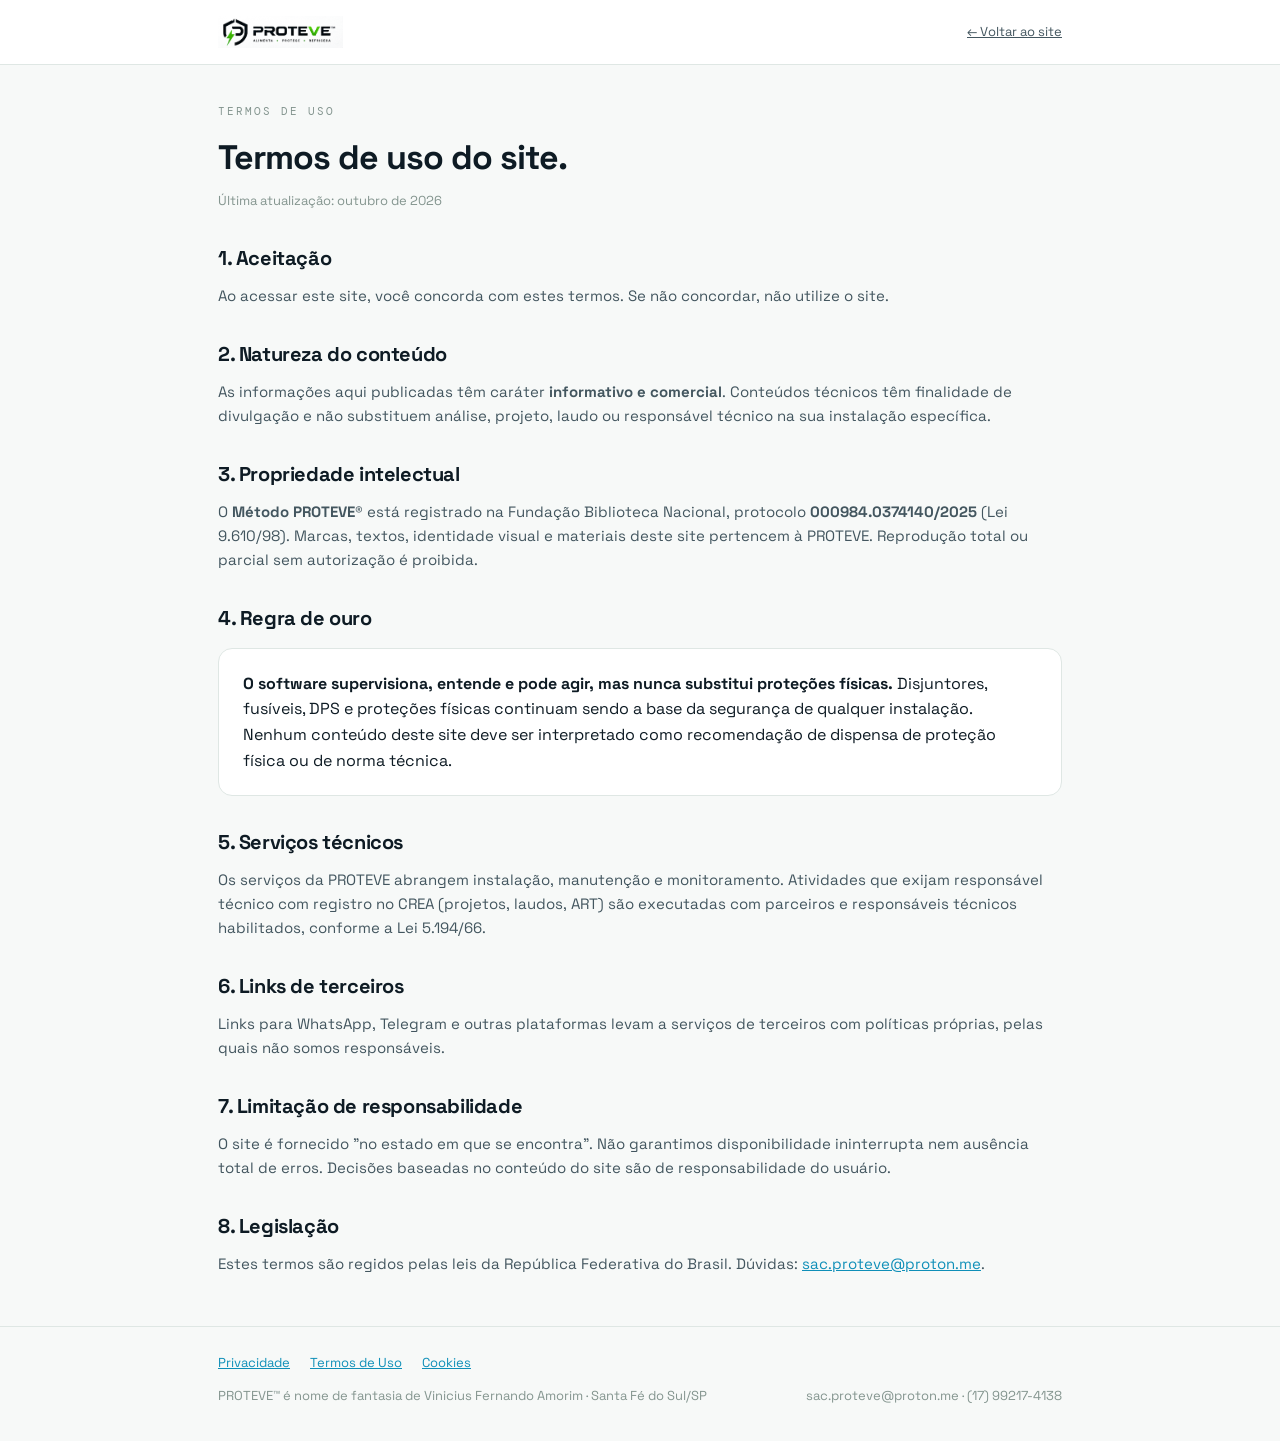
<file: termos.html>
<!DOCTYPE html>
<html lang="pt-BR">
<head>
<meta charset="UTF-8">
<meta name="viewport" content="width=device-width, initial-scale=1.0">
<title>Termos de Uso · PROTEVE</title>
<meta name="description" content="Condições de uso do site e das informações da PROTEVE, incluindo propriedade intelectual e limites de responsabilidade.">
<link rel="icon" type="image/png" href="./img/favicon.png">
<link rel="canonical" href="https://www.proteve.com.br/termos.html">
<meta name="geo.region" content="BR-SP">
<meta name="geo.placename" content="Santa Fé do Sul">
<meta name="ICBM" content="-20.2090, -50.9270">
<meta property="og:type" content="website">
<meta property="og:locale" content="pt_BR">
<meta property="og:url" content="https://www.proteve.com.br/termos.html">
<meta property="og:title" content="Termos de Uso · PROTEVE">
<meta property="og:description" content="Condições de uso do site e das informações da PROTEVE, incluindo propriedade intelectual e limites de responsabilidade.">
<meta property="og:image" content="https://www.proteve.com.br/img/og-cover.jpg">
<meta property="og:image:width" content="1200">
<meta property="og:image:height" content="630">
<meta property="og:site_name" content="PROTEVE">
<meta name="twitter:card" content="summary_large_image">
<meta name="twitter:title" content="Termos de Uso · PROTEVE">
<meta name="twitter:description" content="Condições de uso do site e das informações da PROTEVE, incluindo propriedade intelectual e limites de responsabilidade.">
<meta name="twitter:image" content="https://www.proteve.com.br/img/og-cover.jpg">

<style>
@import url('https://fonts.googleapis.com/css2?family=Space+Grotesk:wght@400;500;600;700&family=DM+Mono:wght@400;500&display=swap');
:root{--paper:#f7f9f8;--card:#ffffff;--line:#dfe7e4;--line2:#c9d6d1;
--ink:#0e1b24;--ink2:#43565f;--ink3:#84958f;
--blue:#28c7f7;--navy:#0e1b24;--cyan-deep:#0f8fb8;
--mono:'DM Mono',monospace;--max:900px}
*{margin:0;padding:0;box-sizing:border-box}
body{font-family:'Space Grotesk',sans-serif;background:var(--paper);color:var(--ink);line-height:1.6;-webkit-font-smoothing:antialiased}
a{color:var(--cyan-deep)}
.wrap{max-width:var(--max);margin:0 auto;padding:0 28px}
header{border-bottom:1px solid var(--line);background:var(--card)}
.bar{display:flex;align-items:center;justify-content:space-between;height:64px}
.logo-img{height:32px;display:block}
.kicker{font-family:var(--mono);font-size:11px;letter-spacing:.18em;text-transform:uppercase;color:var(--ink3);margin-bottom:10px}
h1{font-size:34px;letter-spacing:-.03em;margin:8px 0 6px}
.updated{font-size:13px;color:var(--ink3);margin-bottom:28px}
h2{font-size:20px;margin:30px 0 10px;letter-spacing:-.02em}
p,li{font-size:15px;color:var(--ink2)}
ul{padding-left:20px;margin:10px 0}
li{margin-bottom:6px}
.card{background:var(--card);border:1px solid var(--line);border-radius:14px;padding:22px 24px;margin:14px 0}
.card b{color:var(--ink)}
footer{border-top:1px solid var(--line);margin-top:50px;padding:26px 0 34px}
.fbase{display:flex;justify-content:space-between;flex-wrap:wrap;gap:8px;font-size:13px;color:var(--ink3)}
.flinks{display:flex;gap:20px;font-size:13px;margin-bottom:12px}
</style>
</head>
<body>
<header><div class="wrap bar">
<a href="./index.html"><img src="./img/proteve-logo-dark.webp" alt="PROTEVE" class="logo-img"></a>
<a href="./index.html" style="font-size:13px;color:var(--ink2)">← Voltar ao site</a>
</div></header>
<main class="wrap" style="padding-top:38px">

<div class="kicker">TERMOS DE USO</div>
<h1>Termos de uso do site.</h1>
<div class="updated">Última atualização: outubro de 2026</div>

<h2>1. Aceitação</h2>
<p>Ao acessar este site, você concorda com estes termos. Se não concordar, não utilize o site.</p>

<h2>2. Natureza do conteúdo</h2>
<p>As informações aqui publicadas têm caráter <b>informativo e comercial</b>. Conteúdos técnicos têm finalidade de divulgação e não substituem análise, projeto, laudo ou responsável técnico na sua instalação específica.</p>

<h2>3. Propriedade intelectual</h2>
<p>O <b>Método PROTEVE®</b> está registrado na Fundação Biblioteca Nacional, protocolo <b>000984.0374140/2025</b> (Lei 9.610/98). Marcas, textos, identidade visual e materiais deste site pertencem à PROTEVE. Reprodução total ou parcial sem autorização é proibida.</p>

<h2>4. Regra de ouro</h2>
<div class="card"><b>O software supervisiona, entende e pode agir, mas nunca substitui proteções físicas.</b> Disjuntores, fusíveis, DPS e proteções físicas continuam sendo a base da segurança de qualquer instalação. Nenhum conteúdo deste site deve ser interpretado como recomendação de dispensa de proteção física ou de norma técnica.</div>

<h2>5. Serviços técnicos</h2>
<p>Os serviços da PROTEVE abrangem instalação, manutenção e monitoramento. Atividades que exijam responsável técnico com registro no CREA (projetos, laudos, ART) são executadas com parceiros e responsáveis técnicos habilitados, conforme a Lei 5.194/66.</p>

<h2>6. Links de terceiros</h2>
<p>Links para WhatsApp, Telegram e outras plataformas levam a serviços de terceiros com políticas próprias, pelas quais não somos responsáveis.</p>

<h2>7. Limitação de responsabilidade</h2>
<p>O site é fornecido "no estado em que se encontra". Não garantimos disponibilidade ininterrupta nem ausência total de erros. Decisões baseadas no conteúdo do site são de responsabilidade do usuário.</p>

<h2>8. Legislação</h2>
<p>Estes termos são regidos pelas leis da República Federativa do Brasil. Dúvidas: <a href="mailto:sac.proteve@proton.me">sac.proteve@proton.me</a>.</p>

</main>
<footer><div class="wrap">
<div class="flinks">
<a href="./privacidade.html">Privacidade</a>
<a href="./termos.html">Termos de Uso</a>
<a href="./cookies.html">Cookies</a>
</div>
<div class="fbase">
<span>PROTEVE™ é nome de fantasia de Vinicius Fernando Amorim · Santa Fé do Sul/SP</span>
<span>sac.proteve@proton.me · (17) 99217-4138</span>
</div>
</div></footer>
</body>
</html>
</file>
